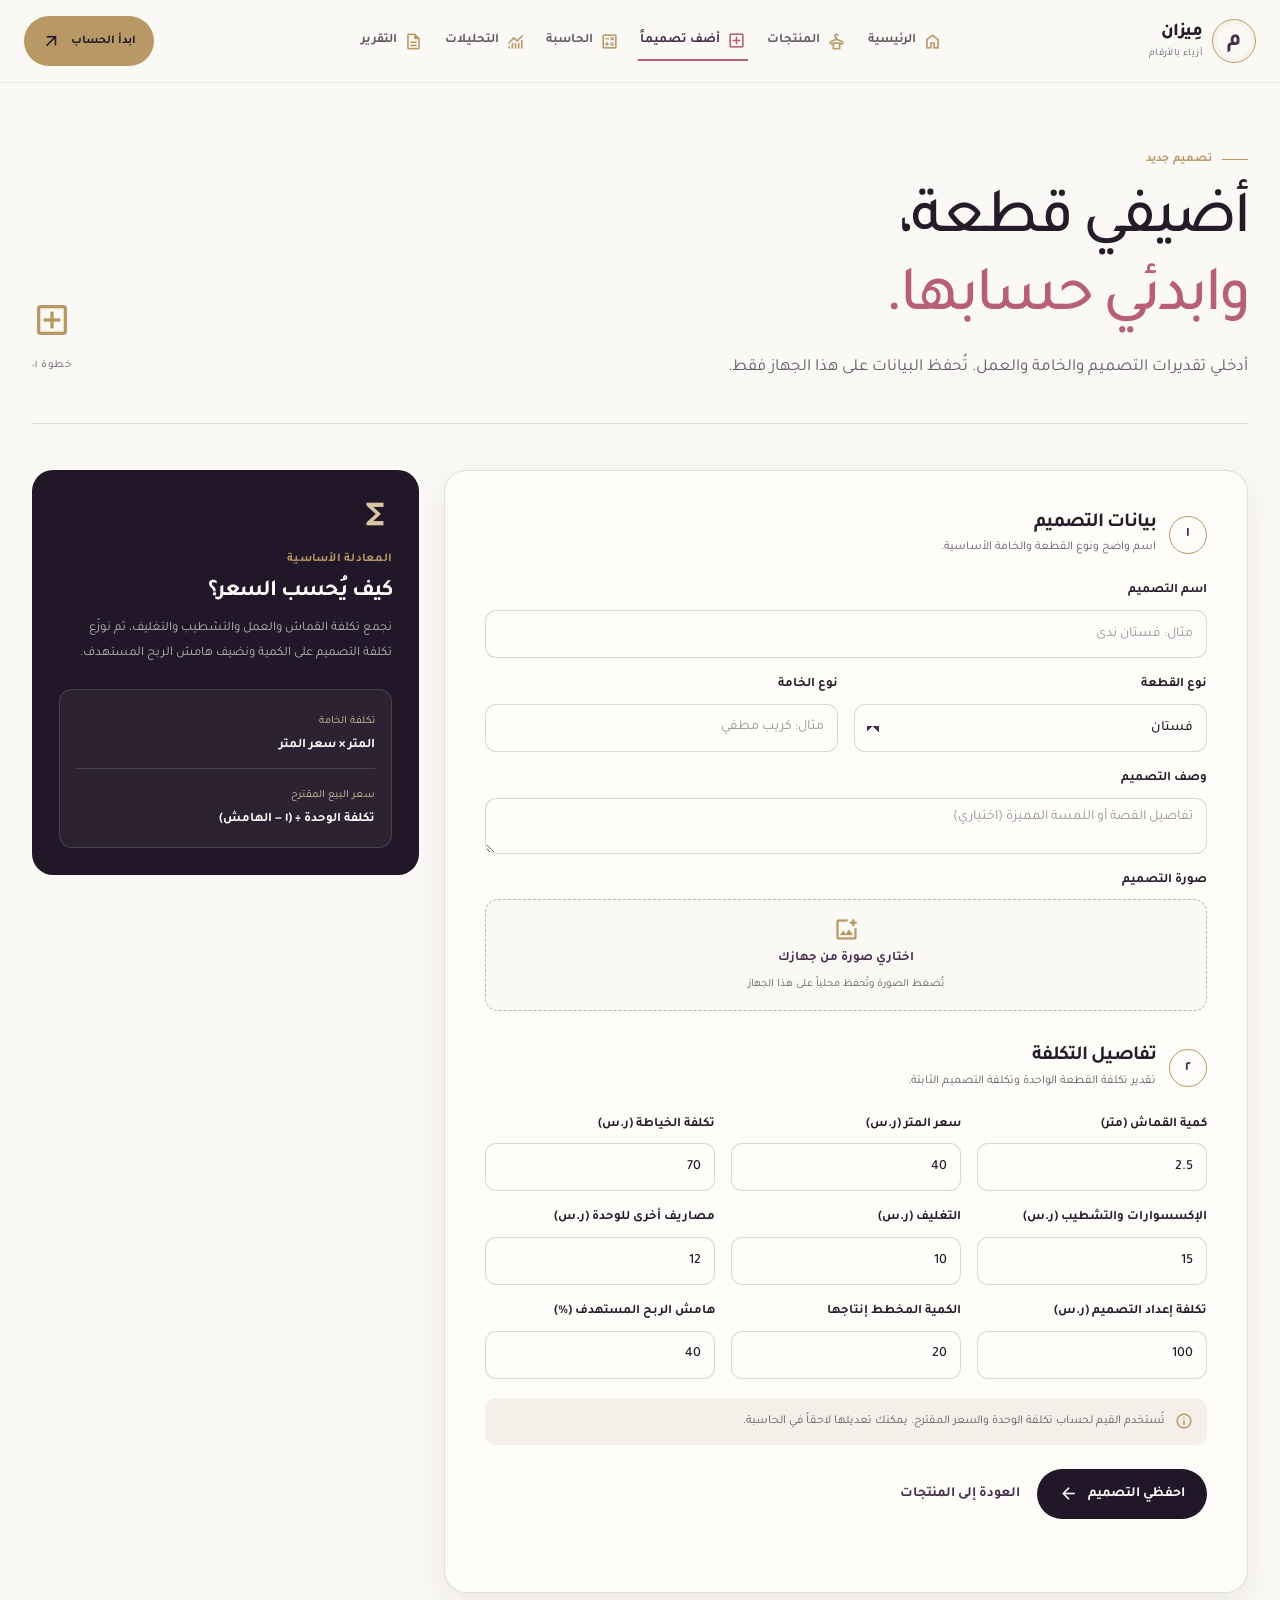
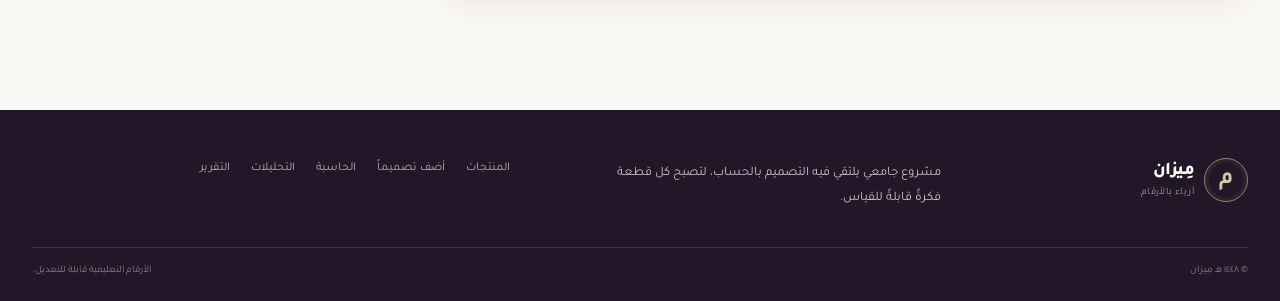
<file: add-product.html>
<!doctype html>
<html lang="ar" dir="rtl">
  <head>
    <meta charset="utf-8" />
    <meta name="viewport" content="width=device-width, initial-scale=1" />
    <meta name="theme-color" content="#211728" />
    <link rel="icon" type="Mathwear/png" href="favicon.png" />
    <meta
      name="description"
      content="أضيفي قطعة أزياء جديدة وأدخلي بيانات الخامة والعمل والتكلفة لحساب سعرها المتوقع."
    />
    <title>إضافة تصميم | ميزان</title>
    <link rel="preconnect" href="https://fonts.googleapis.com" />
    <link rel="preconnect" href="https://fonts.gstatic.com" crossorigin />
    <link
      href="https://fonts.googleapis.com/css2?family=Material+Symbols+Outlined:opsz,wght,FILL,GRAD@20..48,300..600,0..1,-50..200&family=Tajawal:wght@300;400;500;600;700;800&display=swap"
      rel="stylesheet"
    />
    <link rel="stylesheet" href="style.css" />
    <link rel="stylesheet" href="responsive.css" />
    <script src="storage.js" defer></script>
    <script src="script.js" defer></script>
  </head>
  <body data-page="add">
    <header class="site-header">
      <div class="nav-shell">
        <a class="brand" href="index.html" aria-label="ميزان، أزياء بالأرقام"
          ><span class="brand-mark">م</span
          ><span class="brand-copy"
            ><strong>مِيزان</strong><small>أزياء بالأرقام</small></span
          ></a
        >
        <button
          class="menu-toggle"
          type="button"
          aria-label="فتح القائمة"
          aria-expanded="false"
          aria-controls="main-nav"
        >
          <span class="material-symbols-outlined" aria-hidden="true">menu</span>
        </button>
        <nav class="main-nav" id="main-nav" aria-label="التنقل الرئيسي">
          <a href="index.html" data-nav="home"
            ><span class="material-symbols-outlined" aria-hidden="true"
              >home</span
            ><span>الرئيسية</span></a
          ><a href="products.html" data-nav="products"
            ><span class="material-symbols-outlined" aria-hidden="true"
              >styler</span
            ><span>المنتجات</span></a
          ><a href="add-product.html" data-nav="add"
            ><span class="material-symbols-outlined" aria-hidden="true"
              >add_box</span
            ><span>أضف تصميماً</span></a
          ><a href="calculator.html" data-nav="calculator"
            ><span class="material-symbols-outlined" aria-hidden="true"
              >calculate</span
            ><span>الحاسبة</span></a
          ><a href="analytics.html" data-nav="analytics"
            ><span class="material-symbols-outlined" aria-hidden="true"
              >monitoring</span
            ><span>التحليلات</span></a
          ><a href="report.html" data-nav="report"
            ><span class="material-symbols-outlined" aria-hidden="true"
              >description</span
            ><span>التقرير</span></a
          >
        </nav>
        <a class="button button-gold nav-cta" href="calculator.html"
          >ابدأ الحساب
          <span class="material-symbols-outlined" aria-hidden="true"
            >arrow_outward</span
          ></a
        >
      </div>
    </header>
    <main>
      <section class="page-banner page-width reveal">
        <div>
          <p class="eyebrow"><span class="eyebrow-line"></span> تصميم جديد</p>
          <h1>أضيفي قطعة،<br /><em>وابدئي حسابها.</em></h1>
          <p>
            أدخلي تقديرات التصميم والخامة والعمل. تُحفظ البيانات على هذا الجهاز
            فقط.
          </p>
        </div>
        <div class="banner-mark">
          <span class="material-symbols-outlined" aria-hidden="true"
            >add_box</span
          ><small>خطوة ٠١</small>
        </div>
      </section>
      <section class="section page-width form-section">
        <form class="form-card reveal" id="add-product-form" novalidate>
          <div class="form-section-heading">
            <span class="form-step">١</span>
            <div>
              <h2>بيانات التصميم</h2>
              <p>اسم واضح ونوع القطعة والخامة الأساسية.</p>
            </div>
          </div>
          <div class="form-grid">
            <label class="field field-wide"
              ><span>اسم التصميم</span
              ><input
                name="name"
                type="text"
                maxlength="60"
                placeholder="مثال: فستان ندى"
                required
            /></label>
            <label class="field"
              ><span>نوع القطعة</span
              ><select name="type" required>
                <option value="فستان">فستان</option>
                <option value="جاكيت">جاكيت</option>
                <option value="تيشيرت">تيشيرت</option>
              </select></label
            >
            <label class="field"
              ><span>نوع الخامة</span
              ><input
                name="fabric"
                type="text"
                maxlength="45"
                placeholder="مثال: كريب مطفي"
                required
            /></label>
            <label class="field field-wide">
              <span>وصف التصميم</span>
              <textarea
                name="description"
                rows="2"
                maxlength="180"
                placeholder="تفاصيل القصة أو اللمسة المميزة (اختياري)"
              ></textarea>
            </label>
            <label class="field field-wide image-upload-field">
              <span>صورة التصميم</span>
              <span class="image-upload-control">
                <span class="material-symbols-outlined" aria-hidden="true"
                  >add_photo_alternate</span
                >
                <span>اختاري صورة من جهازك</span>
                <small>تُضغط الصورة وتُحفظ محلياً على هذا الجهاز</small>
                <input
                  id="design-image"
                  name="designImage"
                  type="file"
                  accept="image/*"
                />
              </span>
              <img id="design-image-preview" class="design-image-preview" alt="معاينة صورة التصميم" hidden />
            </label>
          </div>
          <div class="form-section-heading form-section-heading-spaced">
            <span class="form-step">٢</span>
            <div>
              <h2>تفاصيل التكلفة</h2>
              <p>تقدير تكلفة القطعة الواحدة وتكلفة التصميم الثابتة.</p>
            </div>
          </div>
          <div class="form-grid form-grid-3">
            <label class="field"
              ><span>كمية القماش (متر)</span
              ><input
                name="meters"
                type="number"
                min="0"
                step="0.1"
                value="2.5"
                required
            /></label>
            <label class="field"
              ><span>سعر المتر (ر.س)</span
              ><input
                name="fabricPrice"
                type="number"
                min="0"
                step="0.5"
                value="40"
                required
            /></label>
            <label class="field"
              ><span>تكلفة الخياطة (ر.س)</span
              ><input
                name="labor"
                type="number"
                min="0"
                step="1"
                value="70"
                required
            /></label>
            <label class="field"
              ><span>الإكسسوارات والتشطيب (ر.س)</span
              ><input
                name="trims"
                type="number"
                min="0"
                step="1"
                value="15"
                required
            /></label>
            <label class="field"
              ><span>التغليف (ر.س)</span
              ><input
                name="packaging"
                type="number"
                min="0"
                step="1"
                value="10"
                required
            /></label>
            <label class="field"
              ><span>مصاريف أخرى للوحدة (ر.س)</span
              ><input
                name="overhead"
                type="number"
                min="0"
                step="1"
                value="12"
                required
            /></label>
            <label class="field"
              ><span>تكلفة إعداد التصميم (ر.س)</span
              ><input
                name="designCost"
                type="number"
                min="0"
                step="1"
                value="100"
                required
            /></label>
            <label class="field"
              ><span>الكمية المخطط إنتاجها</span
              ><input
                name="quantity"
                type="number"
                min="1"
                step="1"
                value="20"
                required
            /></label>
            <label class="field"
              ><span>هامش الربح المستهدف (%)</span
              ><input
                name="margin"
                type="number"
                min="1"
                max="85"
                step="1"
                value="40"
                required
            /></label>
          </div>
          <div class="form-note">
            <span class="material-symbols-outlined" aria-hidden="true"
              >info</span
            >
            <p>
              تُستخدم القيم لحساب تكلفة الوحدة والسعر المقترح. يمكنك تعديلها
              لاحقاً في الحاسبة.
            </p>
          </div>
          <div class="form-actions">
            <button class="button button-dark" type="submit">
              احفظي التصميم
              <span class="material-symbols-outlined" aria-hidden="true"
                >arrow_back</span
              ></button
            ><a class="text-link" href="products.html">العودة إلى المنتجات</a>
          </div>
          <p
            class="form-feedback"
            id="add-feedback"
            role="status"
            aria-live="polite"
          ></p>
        </form>
        <aside class="form-aside reveal">
          <span class="material-symbols-outlined" aria-hidden="true"
            >functions</span
          >
          <p class="eyebrow">المعادلة الأساسية</p>
          <h2>كيف يُحسب السعر؟</h2>
          <p>
            نجمع تكلفة القماش والعمل والتشطيب والتغليف، ثم نوزّع تكلفة التصميم
            على الكمية ونضيف هامش الربح المستهدف.
          </p>
          <div class="formula-card">
            <span>تكلفة الخامة</span><strong>المتر × سعر المتر</strong><i></i
            ><span>سعر البيع المقترح</span
            ><strong>تكلفة الوحدة ÷ (١ − الهامش)</strong>
          </div>
        </aside>
      </section>
    </main>
    <footer class="site-footer">
      <div class="page-width footer-main">
        <a class="brand brand-footer" href="index.html"
          ><span class="brand-mark">م</span
          ><span class="brand-copy"
            ><strong>مِيزان</strong><small>أزياء بالأرقام</small></span
          ></a
        >
        <p>
          مشروع جامعي يلتقي فيه التصميم بالحساب، لتصبح كل قطعة فكرةً قابلةً
          للقياس.
        </p>
        <nav aria-label="روابط سفلية">
          <a href="products.html">المنتجات</a
          ><a href="add-product.html">أضف تصميماً</a
          ><a href="calculator.html">الحاسبة</a
          ><a href="analytics.html">التحليلات</a
          ><a href="report.html">التقرير</a>
        </nav>
      </div>
      <div class="page-width footer-bottom">
        <span>© <span data-year></span> مِيزان</span
        ><span>الأرقام التعليمية قابلة للتعديل.</span>
      </div>
    </footer>
  </body>
</html>
</file>
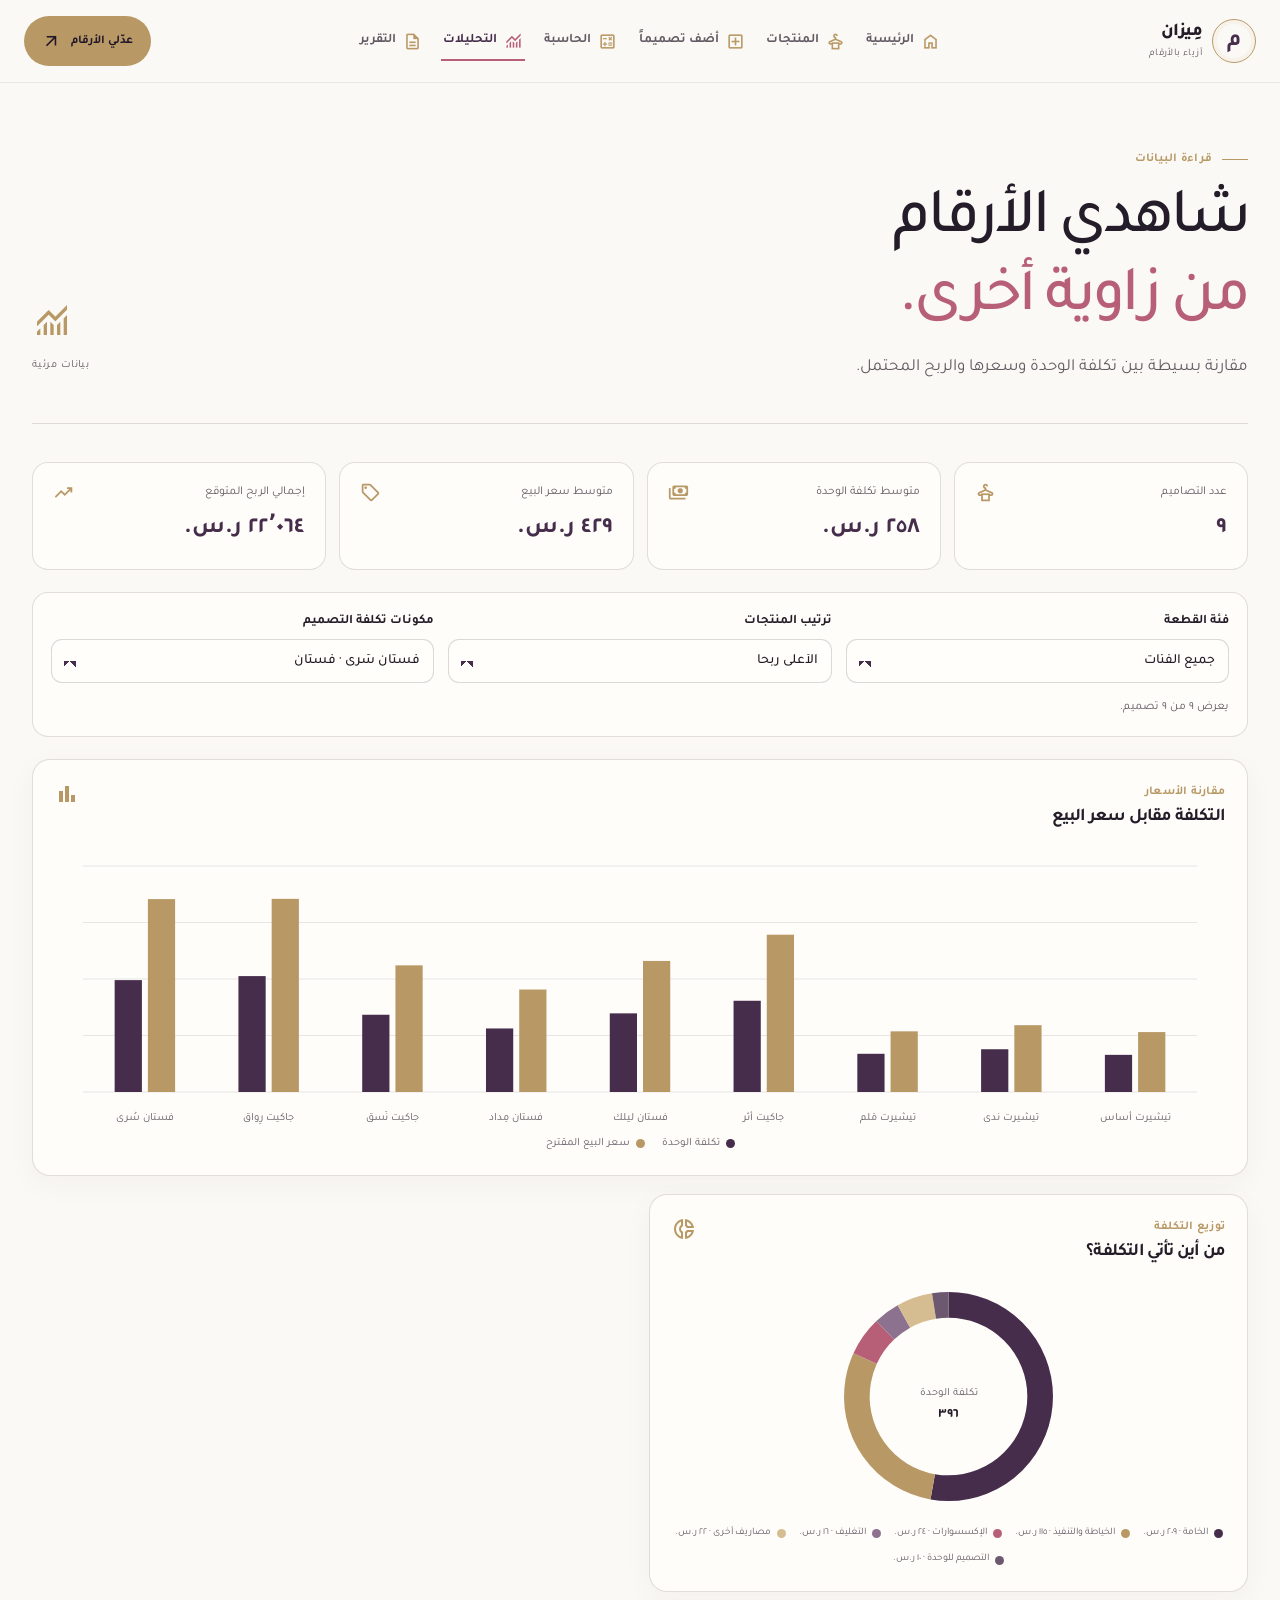
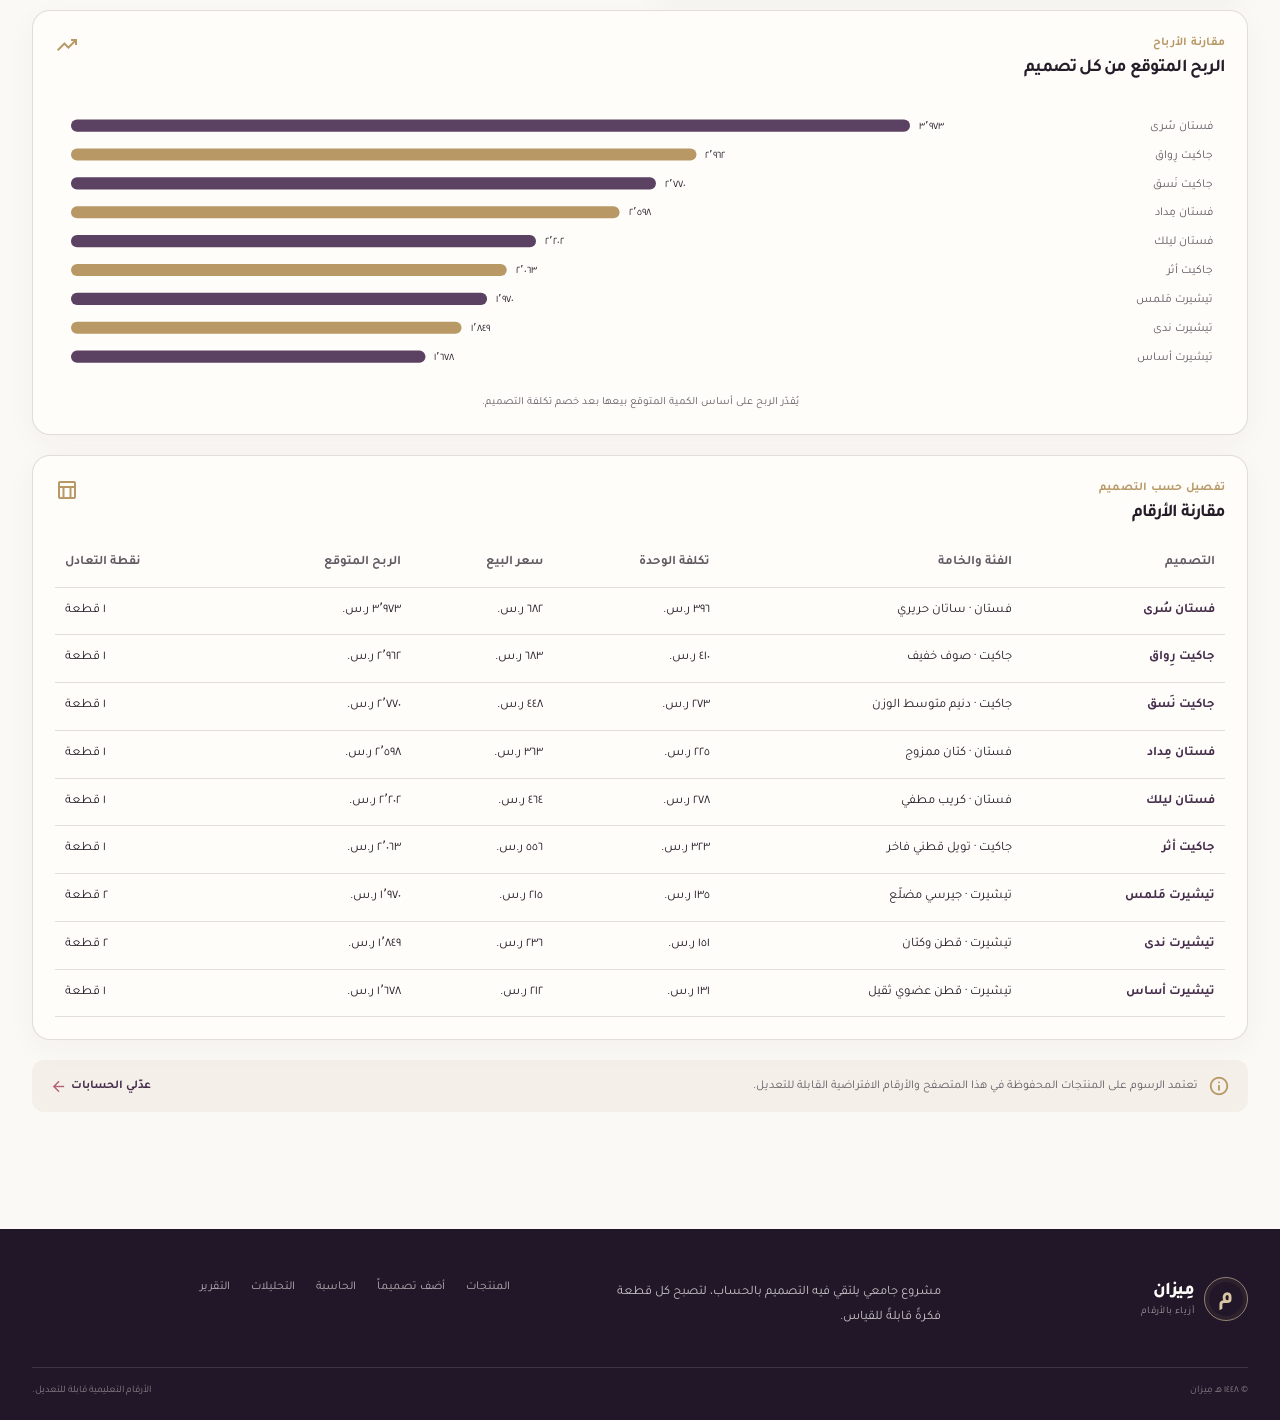
<file: analytics.html>
<!doctype html>
<html lang="ar" dir="rtl">
  <head>
    <meta charset="utf-8" />
    <meta name="viewport" content="width=device-width, initial-scale=1" />
    <meta name="theme-color" content="#211728" />
    <link rel="icon" type="Mathwear/png" href="favicon.png" />
    <meta
      name="description"
      content="تحليلات مرئية تقارن تكلفة المنتجات وأسعار البيع والأرباح المتوقعة."
    />
    <title>التحليلات | ميزان</title>
    <link rel="preconnect" href="https://fonts.googleapis.com" />
    <link rel="preconnect" href="https://fonts.gstatic.com" crossorigin />
    <link
      href="https://fonts.googleapis.com/css2?family=Material+Symbols+Outlined:opsz,wght,FILL,GRAD@20..48,300..600,0..1,-50..200&family=Tajawal:wght@300;400;500;600;700;800&display=swap"
      rel="stylesheet"
    />
    <link rel="stylesheet" href="style.css" />
    <link rel="stylesheet" href="responsive.css" />
    <script src="storage.js" defer></script>
    <script src="script.js" defer></script>
  </head>
  <body data-page="analytics">
    <header class="site-header">
      <div class="nav-shell">
        <a class="brand" href="index.html" aria-label="ميزان، أزياء بالأرقام"
          ><span class="brand-mark">م</span
          ><span class="brand-copy"
            ><strong>مِيزان</strong><small>أزياء بالأرقام</small></span
          ></a
        >
        <button
          class="menu-toggle"
          type="button"
          aria-label="فتح القائمة"
          aria-expanded="false"
          aria-controls="main-nav"
        >
          <span class="material-symbols-outlined" aria-hidden="true">menu</span>
        </button>
        <nav class="main-nav" id="main-nav" aria-label="التنقل الرئيسي">
          <a href="index.html" data-nav="home"
            ><span class="material-symbols-outlined" aria-hidden="true"
              >home</span
            ><span>الرئيسية</span></a
          ><a href="products.html" data-nav="products"
            ><span class="material-symbols-outlined" aria-hidden="true"
              >styler</span
            ><span>المنتجات</span></a
          ><a href="add-product.html" data-nav="add"
            ><span class="material-symbols-outlined" aria-hidden="true"
              >add_box</span
            ><span>أضف تصميماً</span></a
          ><a href="calculator.html" data-nav="calculator"
            ><span class="material-symbols-outlined" aria-hidden="true"
              >calculate</span
            ><span>الحاسبة</span></a
          ><a href="analytics.html" data-nav="analytics"
            ><span class="material-symbols-outlined" aria-hidden="true"
              >monitoring</span
            ><span>التحليلات</span></a
          ><a href="report.html" data-nav="report"
            ><span class="material-symbols-outlined" aria-hidden="true"
              >description</span
            ><span>التقرير</span></a
          >
        </nav>
        <a class="button button-gold nav-cta" href="calculator.html"
          >عدّلي الأرقام
          <span class="material-symbols-outlined" aria-hidden="true"
            >arrow_outward</span
          ></a
        >
      </div>
    </header>
    <main>
      <section class="page-banner page-width reveal">
        <div>
          <p class="eyebrow">
            <span class="eyebrow-line"></span> قراءة البيانات
          </p>
          <h1>شاهدي الأرقام<br /><em>من زاوية أخرى.</em></h1>
          <p>مقارنة بسيطة بين تكلفة الوحدة وسعرها والربح المحتمل.</p>
        </div>
        <div class="banner-mark">
          <span class="material-symbols-outlined" aria-hidden="true"
            >monitoring</span
          ><small>بيانات مرئية</small>
        </div>
      </section>
      <section class="section page-width analytics-section">
        <div class="analytics-summary" id="analytics-summary"></div>
        <div class="analytics-controls reveal" aria-label="مرشحات التحليلات">
          <label class="field">
            <span>فئة القطعة</span>
            <select id="analytics-type-filter">
              <option value="all">جميع الفئات</option>
              <option value="فستان">فساتين</option>
              <option value="جاكيت">جاكيتات</option>
              <option value="تيشيرت">تيشيرتات</option>
              <option value="custom">تصاميمي المضافة</option>
            </select>
          </label>
          <label class="field">
            <span>ترتيب المنتجات</span>
            <select id="analytics-sort">
              <option value="profit">الأعلى ربحاً</option>
              <option value="price">سعر البيع</option>
              <option value="cost">تكلفة الوحدة</option>
              <option value="name">الاسم</option>
            </select>
          </label>
          <label class="field">
            <span>مكونات تكلفة التصميم</span>
            <select id="analytics-mix-product"></select>
          </label>
          <p id="analytics-filter-count" role="status" aria-live="polite"></p>
        </div>
        <div class="chart-grid">
          <article class="chart-card chart-card-wide reveal">
            <div class="chart-heading">
              <div>
                <p class="eyebrow">مقارنة الأسعار</p>
                <h2>التكلفة مقابل سعر البيع</h2>
              </div>
              <span class="material-symbols-outlined" aria-hidden="true"
                >bar_chart</span
              >
            </div>
            <div class="chart-wrap">
              <canvas
                id="chart-price-cost"
                role="img"
                aria-label="رسم بياني يقارن تكلفة الوحدة بسعر البيع المقترح"
              ></canvas>
            </div>
            <div class="chart-legend">
              <span><i class="legend-cost"></i> تكلفة الوحدة</span
              ><span><i class="legend-price"></i> سعر البيع المقترح</span>
            </div>
          </article>
          <article class="chart-card reveal">
            <div class="chart-heading">
              <div>
                <p class="eyebrow">توزيع التكلفة</p>
                <h2>من أين تأتي التكلفة؟</h2>
              </div>
              <span class="material-symbols-outlined" aria-hidden="true"
                >donut_small</span
              >
            </div>
            <div class="chart-wrap chart-wrap-donut">
              <canvas
                id="chart-cost-mix"
                role="img"
                aria-label="رسم دائري يوضح مكونات تكلفة المنتج"
              ></canvas>
            </div>
            <div
              class="chart-legend chart-legend-wrap"
              id="cost-mix-legend"
            ></div>
          </article>
          <article class="chart-card chart-card-wide reveal">
            <div class="chart-heading">
              <div>
                <p class="eyebrow">مقارنة الأرباح</p>
                <h2>الربح المتوقع من كل تصميم</h2>
              </div>
              <span class="material-symbols-outlined" aria-hidden="true"
                >trending_up</span
              >
            </div>
            <div class="chart-wrap">
              <canvas
                id="chart-profit"
                role="img"
                aria-label="رسم بياني يقارن الأرباح المتوقعة للمنتجات"
              ></canvas>
            </div>
            <p class="chart-note">
              يُقدّر الربح على أساس الكمية المتوقع بيعها بعد خصم تكلفة التصميم.
            </p>
          </article>
        </div>
        <section
          class="analytics-table-card reveal"
          aria-labelledby="analytics-table-title"
        >
          <div class="chart-heading">
            <div>
              <p class="eyebrow">تفصيل حسب التصميم</p>
              <h2 id="analytics-table-title">مقارنة الأرقام</h2>
            </div>
            <span class="material-symbols-outlined" aria-hidden="true"
              >table_chart</span
            >
          </div>
          <div class="table-scroll">
            <table class="report-table analytics-table">
              <thead>
                <tr>
                  <th>التصميم</th>
                  <th>الفئة والخامة</th>
                  <th>تكلفة الوحدة</th>
                  <th>سعر البيع</th>
                  <th>الربح المتوقع</th>
                  <th>نقطة التعادل</th>
                </tr>
              </thead>
              <tbody id="analytics-table-body"></tbody>
            </table>
          </div>
          <p class="analytics-empty" id="analytics-empty" hidden>
            لا توجد تصميمات تطابق المرشح الحالي.
          </p>
        </section>
        <div class="analysis-footnote">
          <span class="material-symbols-outlined" aria-hidden="true">info</span>
          <p>
            تعتمد الرسوم على المنتجات المحفوظة في هذا المتصفح والأرقام
            الافتراضية القابلة للتعديل.
          </p>
          <a href="calculator.html"
            >عدّلي الحسابات
            <span class="material-symbols-outlined" aria-hidden="true"
              >arrow_back</span
            ></a
          >
        </div>
      </section>
    </main>
    <footer class="site-footer">
      <div class="page-width footer-main">
        <a class="brand brand-footer" href="index.html"
          ><span class="brand-mark">م</span
          ><span class="brand-copy"
            ><strong>مِيزان</strong><small>أزياء بالأرقام</small></span
          ></a
        >
        <p>
          مشروع جامعي يلتقي فيه التصميم بالحساب، لتصبح كل قطعة فكرةً قابلةً
          للقياس.
        </p>
        <nav aria-label="روابط سفلية">
          <a href="products.html">المنتجات</a
          ><a href="add-product.html">أضف تصميماً</a
          ><a href="calculator.html">الحاسبة</a
          ><a href="analytics.html">التحليلات</a
          ><a href="report.html">التقرير</a>
        </nav>
      </div>
      <div class="page-width footer-bottom">
        <span>© <span data-year></span> مِيزان</span
        ><span>الأرقام التعليمية قابلة للتعديل.</span>
      </div>
    </footer>
  </body>
</html>
</file>
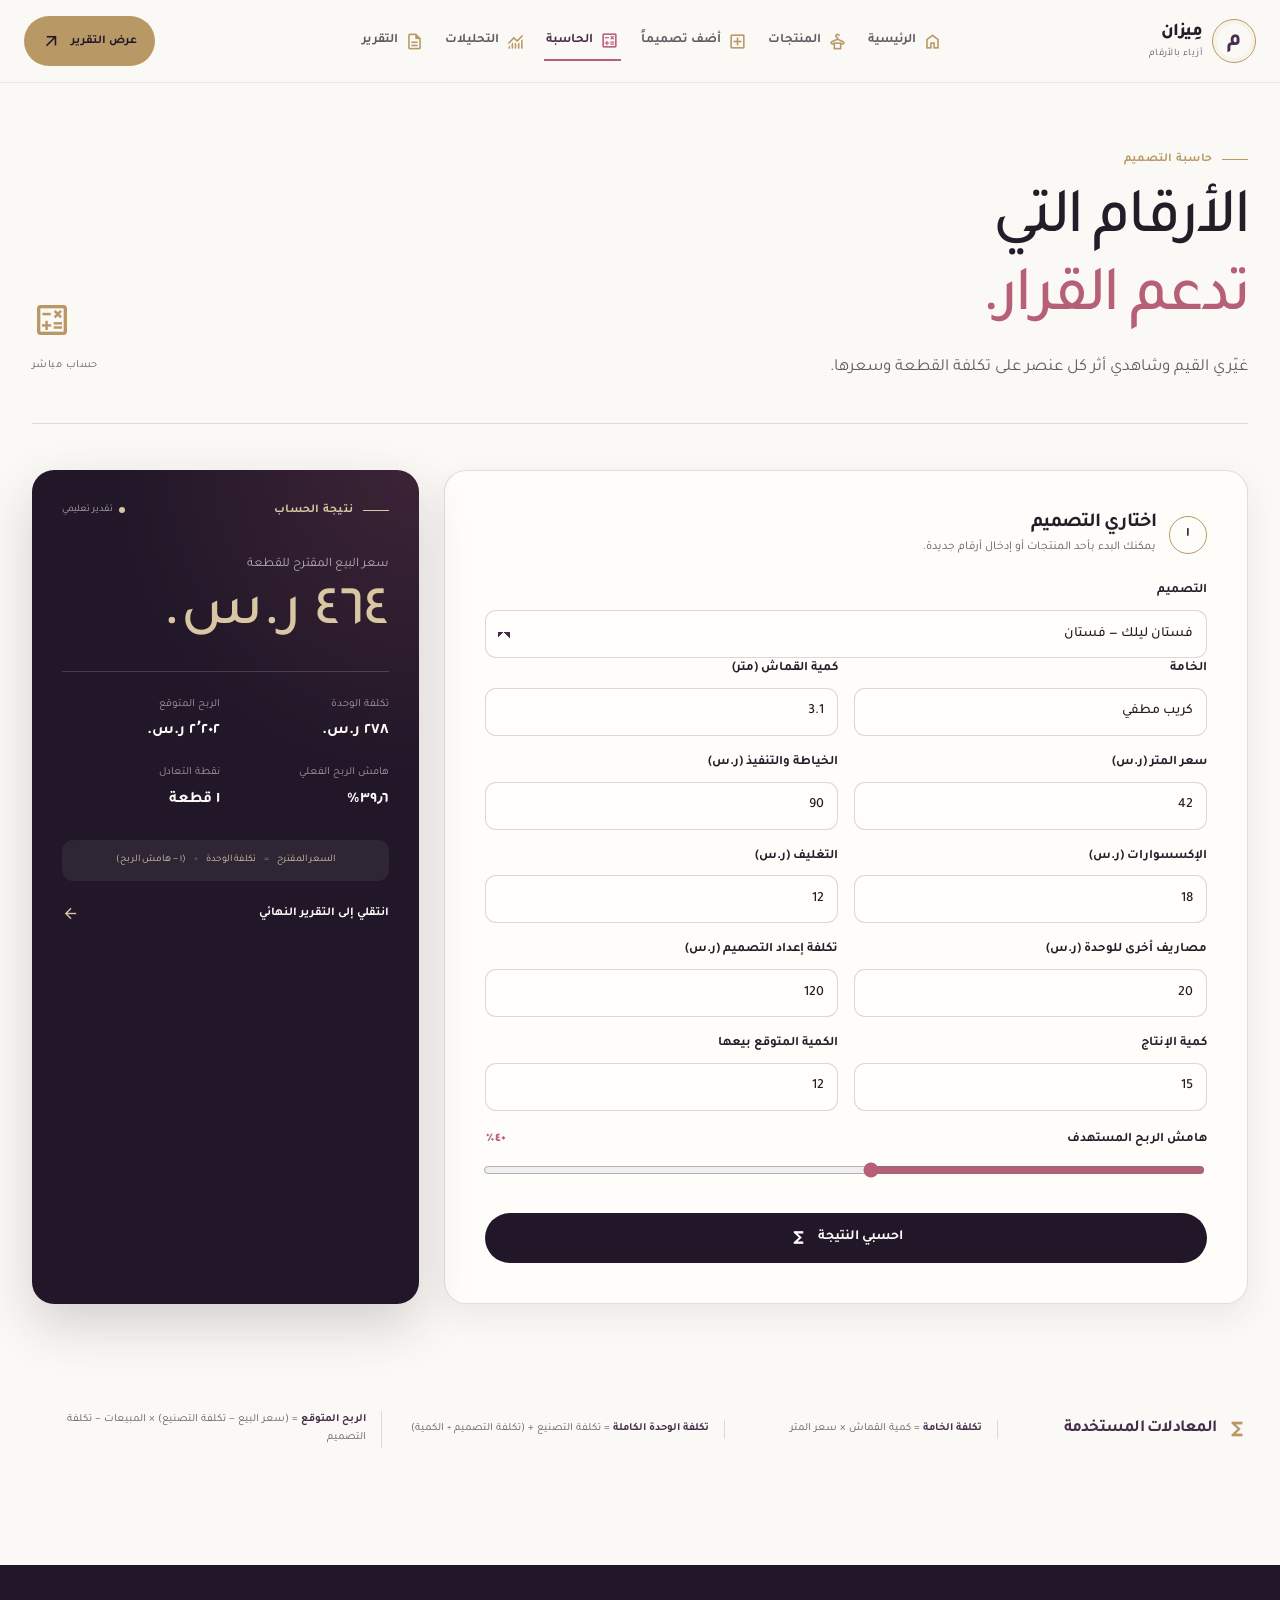
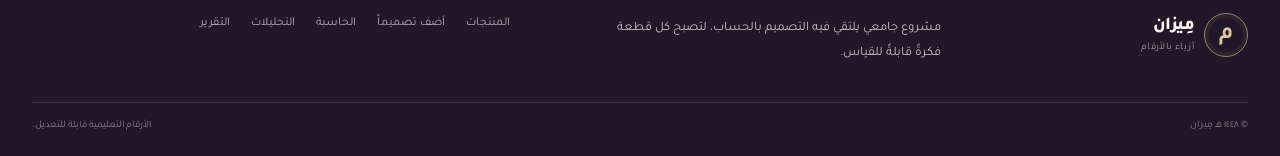
<file: calculator.html>
<!doctype html>
<html lang="ar" dir="rtl">
  <head>
    <meta charset="utf-8" />
    <meta name="viewport" content="width=device-width, initial-scale=1" />
    <meta name="theme-color" content="#211728" />
    <link rel="icon" type="Mathwear/png" href="favicon.png" />
    <meta
      name="description"
      content="حاسبة تكلفة أزياء تفاعلية لحساب الخامة والعمل والتصميم والسعر والربح المتوقع."
    />
    <title>الحاسبة | ميزان</title>
    <link rel="preconnect" href="https://fonts.googleapis.com" />
    <link rel="preconnect" href="https://fonts.gstatic.com" crossorigin />
    <link
      href="https://fonts.googleapis.com/css2?family=Material+Symbols+Outlined:opsz,wght,FILL,GRAD@20..48,300..600,0..1,-50..200&family=Tajawal:wght@300;400;500;600;700;800&display=swap"
      rel="stylesheet"
    />
    <link rel="stylesheet" href="style.css" />
    <link rel="stylesheet" href="responsive.css" />
    <script src="storage.js" defer></script>
    <script src="script.js" defer></script>
  </head>
  <body data-page="calculator">
    <header class="site-header">
      <div class="nav-shell">
        <a class="brand" href="index.html" aria-label="ميزان، أزياء بالأرقام"
          ><span class="brand-mark">م</span
          ><span class="brand-copy"
            ><strong>مِيزان</strong><small>أزياء بالأرقام</small></span
          ></a
        >
        <button
          class="menu-toggle"
          type="button"
          aria-label="فتح القائمة"
          aria-expanded="false"
          aria-controls="main-nav"
        >
          <span class="material-symbols-outlined" aria-hidden="true">menu</span>
        </button>
        <nav class="main-nav" id="main-nav" aria-label="التنقل الرئيسي">
          <a href="index.html" data-nav="home"
            ><span class="material-symbols-outlined" aria-hidden="true"
              >home</span
            ><span>الرئيسية</span></a
          ><a href="products.html" data-nav="products"
            ><span class="material-symbols-outlined" aria-hidden="true"
              >styler</span
            ><span>المنتجات</span></a
          ><a href="add-product.html" data-nav="add"
            ><span class="material-symbols-outlined" aria-hidden="true"
              >add_box</span
            ><span>أضف تصميماً</span></a
          ><a href="calculator.html" data-nav="calculator"
            ><span class="material-symbols-outlined" aria-hidden="true"
              >calculate</span
            ><span>الحاسبة</span></a
          ><a href="analytics.html" data-nav="analytics"
            ><span class="material-symbols-outlined" aria-hidden="true"
              >monitoring</span
            ><span>التحليلات</span></a
          ><a href="report.html" data-nav="report"
            ><span class="material-symbols-outlined" aria-hidden="true"
              >description</span
            ><span>التقرير</span></a
          >
        </nav>
        <a class="button button-gold nav-cta" href="report.html"
          >عرض التقرير
          <span class="material-symbols-outlined" aria-hidden="true"
            >arrow_outward</span
          ></a
        >
      </div>
    </header>
    <main>
      <section class="page-banner page-width reveal">
        <div>
          <p class="eyebrow">
            <span class="eyebrow-line"></span> حاسبة التصميم
          </p>
          <h1>الأرقام التي<br /><em>تدعم القرار.</em></h1>
          <p>غيّري القيم وشاهدي أثر كل عنصر على تكلفة القطعة وسعرها.</p>
        </div>
        <div class="banner-mark">
          <span class="material-symbols-outlined" aria-hidden="true"
            >calculate</span
          ><small>حساب مباشر</small>
        </div>
      </section>
      <section class="section page-width calculator-layout">
        <form class="calculator-form reveal" id="calculator-form">
          <div class="form-section-heading">
            <span class="form-step">١</span>
            <div>
              <h2>اختاري التصميم</h2>
              <p>يمكنك البدء بأحد المنتجات أو إدخال أرقام جديدة.</p>
            </div>
          </div>
          <label class="field"
            ><span>التصميم</span
            ><select id="calc-product-select" name="productId"></select
          ></label>
          <div class="form-grid form-grid-2">
            <label class="field"
              ><span>الخامة</span
              ><input id="calc-fabric" name="fabric" type="text"
            /></label>
            <label class="field"
              ><span>كمية القماش (متر)</span
              ><input
                id="calc-meters"
                name="meters"
                type="number"
                min="0"
                step="0.1"
            /></label>
            <label class="field"
              ><span>سعر المتر (ر.س)</span
              ><input
                id="calc-fabric-price"
                name="fabricPrice"
                type="number"
                min="0"
                step="0.5"
            /></label>
            <label class="field"
              ><span>الخياطة والتنفيذ (ر.س)</span
              ><input
                id="calc-labor"
                name="labor"
                type="number"
                min="0"
                step="1"
            /></label>
            <label class="field"
              ><span>الإكسسوارات (ر.س)</span
              ><input
                id="calc-trims"
                name="trims"
                type="number"
                min="0"
                step="1"
            /></label>
            <label class="field"
              ><span>التغليف (ر.س)</span
              ><input
                id="calc-packaging"
                name="packaging"
                type="number"
                min="0"
                step="1"
            /></label>
            <label class="field"
              ><span>مصاريف أخرى للوحدة (ر.س)</span
              ><input
                id="calc-overhead"
                name="overhead"
                type="number"
                min="0"
                step="1"
            /></label>
            <label class="field"
              ><span>تكلفة إعداد التصميم (ر.س)</span
              ><input
                id="calc-design-cost"
                name="designCost"
                type="number"
                min="0"
                step="1"
            /></label>
            <label class="field"
              ><span>كمية الإنتاج</span
              ><input
                id="calc-quantity"
                name="quantity"
                type="number"
                min="1"
                step="1"
            /></label>
            <label class="field"
              ><span>الكمية المتوقع بيعها</span
              ><input
                id="calc-sales"
                name="sales"
                type="number"
                min="1"
                step="1"
            /></label>
          </div>
          <div class="range-field">
            <label for="calc-margin"
              ><span>هامش الربح المستهدف</span
              ><strong><output id="margin-output">٤٠٪</output></strong></label
            ><input
              id="calc-margin"
              name="margin"
              type="range"
              min="10"
              max="75"
              step="1"
              value="40"
            />
          </div>
          <button class="button button-dark button-wide" type="submit">
            احسبي النتيجة
            <span class="material-symbols-outlined" aria-hidden="true"
              >functions</span
            >
          </button>
        </form>
        <aside class="result-panel reveal" aria-live="polite">
          <div class="result-panel-top">
            <p class="eyebrow eyebrow-light">
              <span class="eyebrow-line"></span> نتيجة الحساب
            </p>
            <span class="result-status"
              ><span class="status-dot"></span> تقدير تعليمي</span
            >
          </div>
          <div class="result-price">
            <span>سعر البيع المقترح للقطعة</span
            ><strong id="result-price">—</strong>
          </div>
          <div class="result-metrics">
            <div>
              <span>تكلفة الوحدة</span><strong id="result-unit-cost">—</strong>
            </div>
            <div>
              <span>الربح المتوقع</span><strong id="result-profit">—</strong>
            </div>
            <div>
              <span>هامش الربح الفعلي</span
              ><strong id="result-margin">—</strong>
            </div>
            <div>
              <span>نقطة التعادل</span><strong id="result-breakeven">—</strong>
            </div>
          </div>
          <div class="result-equation">
            <span>السعر المقترح</span><b>=</b><span>تكلفة الوحدة</span><b>÷</b
            ><span>(١ − هامش الربح)</span>
          </div>
          <a class="result-report-link" href="report.html"
            >انتقلي إلى التقرير النهائي
            <span class="material-symbols-outlined" aria-hidden="true"
              >arrow_back</span
            ></a
          >
        </aside>
      </section>
      <section class="page-width section formula-row reveal">
        <div>
          <span class="material-symbols-outlined" aria-hidden="true"
            >functions</span
          >
          <h2>المعادلات المستخدمة</h2>
        </div>
        <p><strong>تكلفة الخامة</strong> = كمية القماش × سعر المتر</p>
        <p>
          <strong>تكلفة الوحدة الكاملة</strong> = تكلفة التصنيع + (تكلفة التصميم
          ÷ الكمية)
        </p>
        <p>
          <strong>الربح المتوقع</strong> = (سعر البيع − تكلفة التصنيع) ×
          المبيعات − تكلفة التصميم
        </p>
      </section>
    </main>
    <footer class="site-footer">
      <div class="page-width footer-main">
        <a class="brand brand-footer" href="index.html"
          ><span class="brand-mark">م</span
          ><span class="brand-copy"
            ><strong>مِيزان</strong><small>أزياء بالأرقام</small></span
          ></a
        >
        <p>
          مشروع جامعي يلتقي فيه التصميم بالحساب، لتصبح كل قطعة فكرةً قابلةً
          للقياس.
        </p>
        <nav aria-label="روابط سفلية">
          <a href="products.html">المنتجات</a
          ><a href="add-product.html">أضف تصميماً</a
          ><a href="calculator.html">الحاسبة</a
          ><a href="analytics.html">التحليلات</a
          ><a href="report.html">التقرير</a>
        </nav>
      </div>
      <div class="page-width footer-bottom">
        <span>© <span data-year></span> مِيزان</span
        ><span>الأرقام التعليمية قابلة للتعديل.</span>
      </div>
    </footer>
  </body>
</html>
</file>
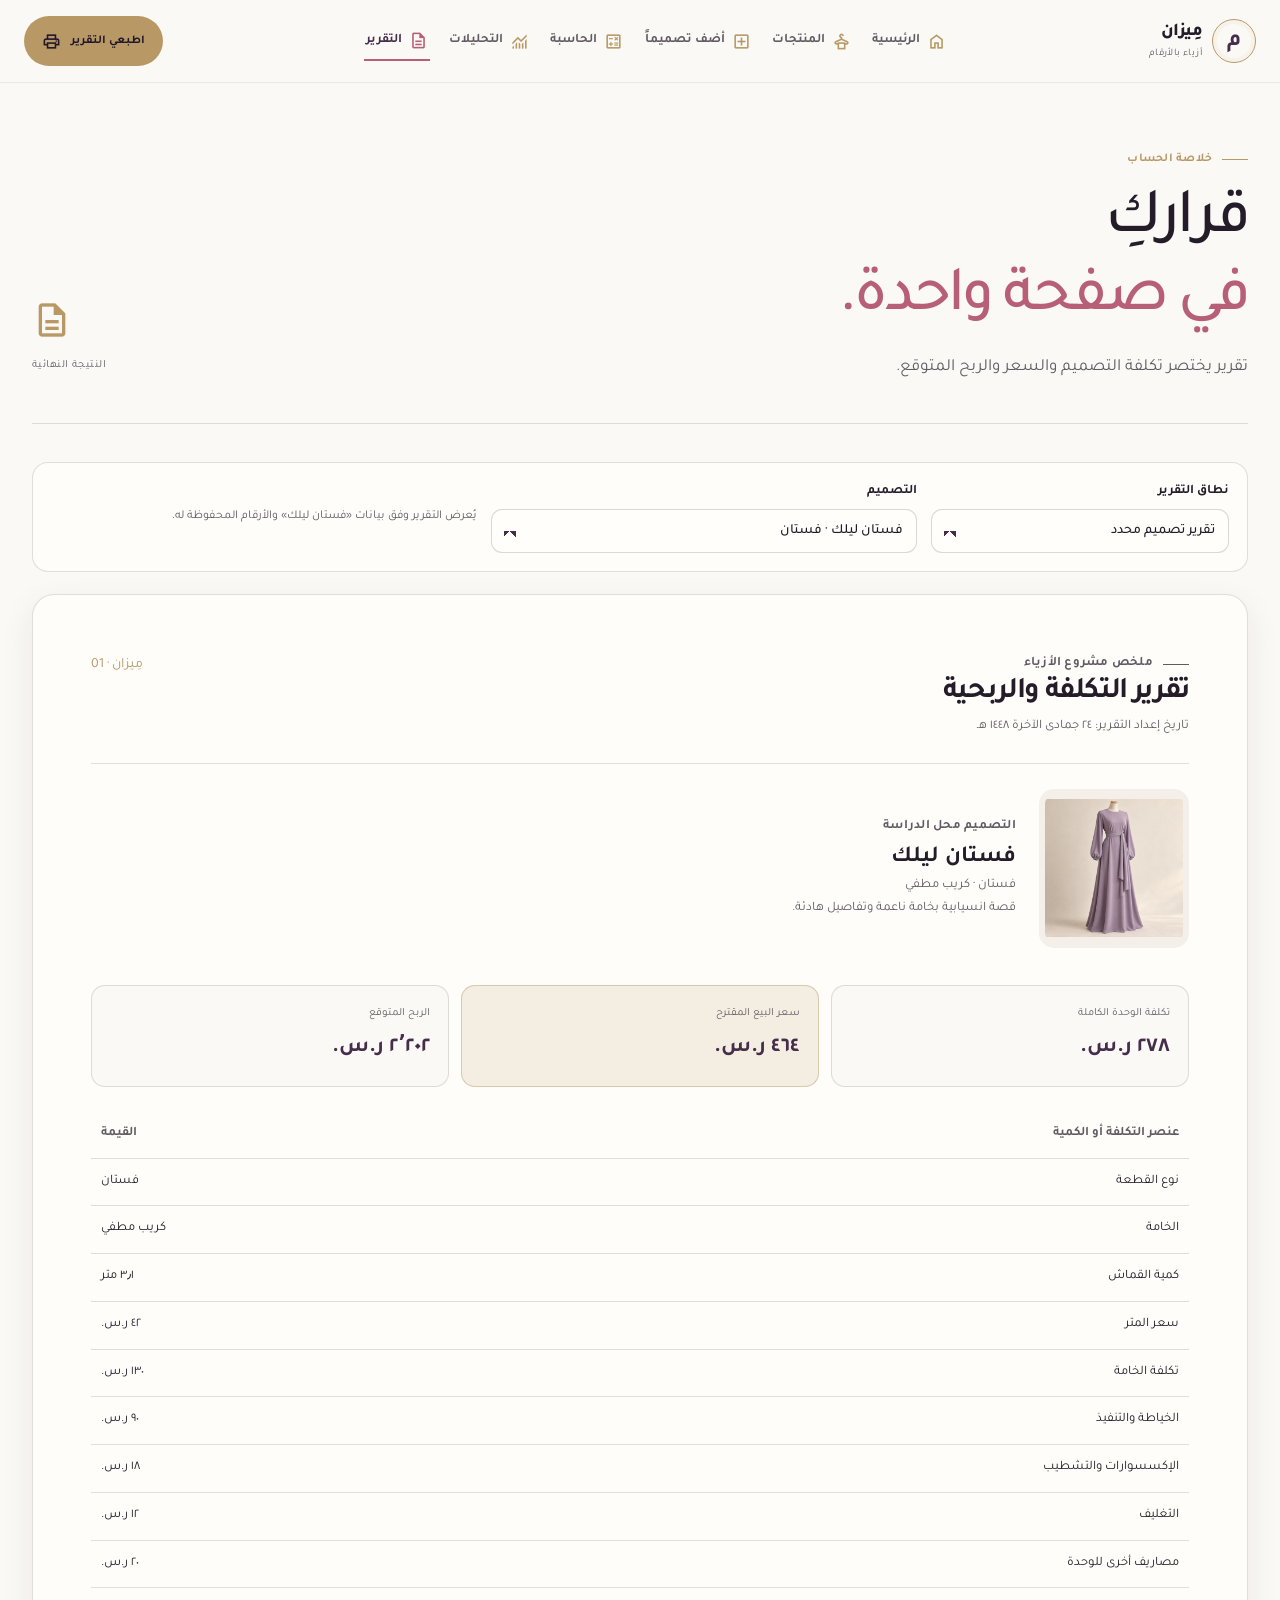
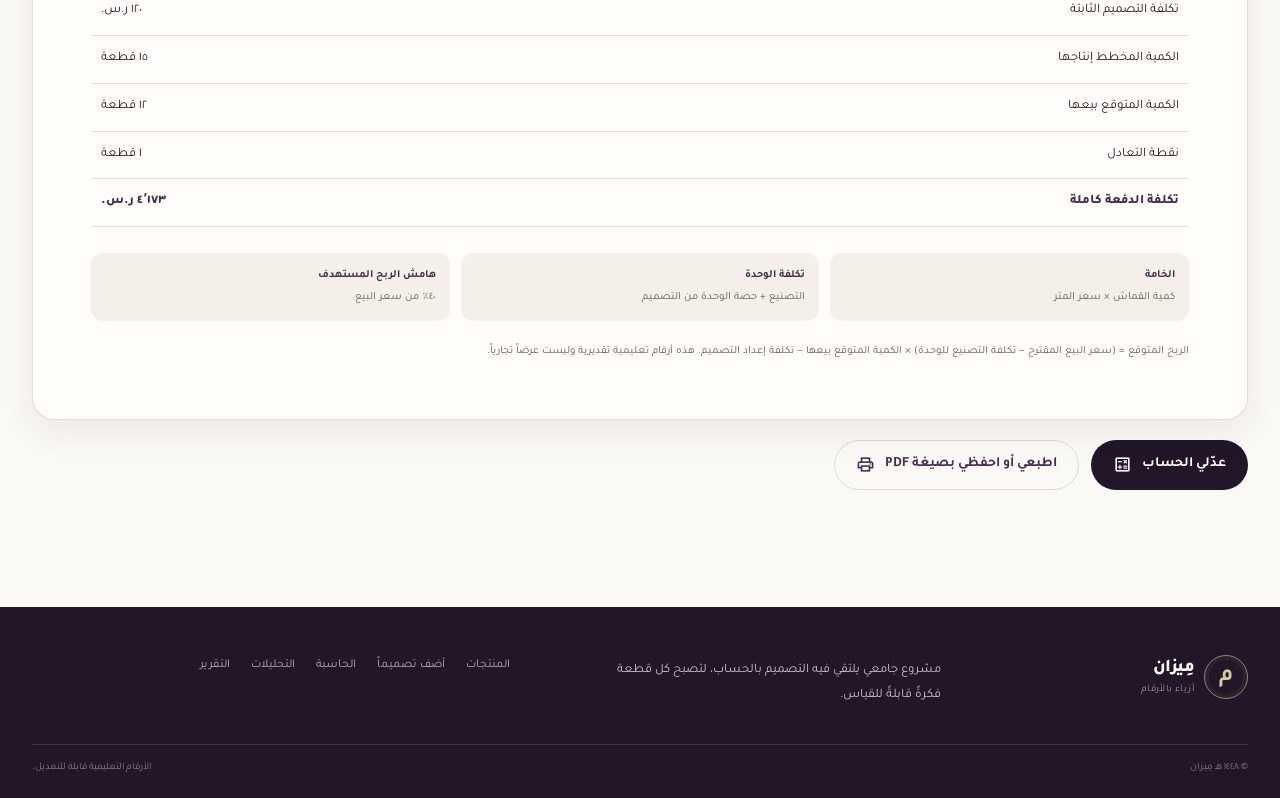
<file: report.html>
<!doctype html>
<html lang="ar" dir="rtl">
  <head>
    <meta charset="utf-8" />
    <meta name="viewport" content="width=device-width, initial-scale=1" />
    <meta name="theme-color" content="#211728" />
    <link rel="icon" type="Mathwear/png" href="favicon.png" />
    <meta
      name="description"
      content="تقرير نهائي يوضح تكلفة التصميم وسعر البيع والربح المتوقع للقطعة."
    />
    <title>التقرير النهائي | ميزان</title>
    <link rel="preconnect" href="https://fonts.googleapis.com" />
    <link rel="preconnect" href="https://fonts.gstatic.com" crossorigin />
    <link
      href="https://fonts.googleapis.com/css2?family=Material+Symbols+Outlined:opsz,wght,FILL,GRAD@20..48,300..600,0..1,-50..200&family=Tajawal:wght@300;400;500;600;700;800&display=swap"
      rel="stylesheet"
    />
    <link rel="stylesheet" href="style.css" />
    <link rel="stylesheet" href="responsive.css" />
    <script src="storage.js" defer></script>
    <script src="script.js" defer></script>
  </head>
  <body data-page="report">
    <header class="site-header">
      <div class="nav-shell">
        <a class="brand" href="index.html" aria-label="ميزان، أزياء بالأرقام"
          ><span class="brand-mark">م</span
          ><span class="brand-copy"
            ><strong>مِيزان</strong><small>أزياء بالأرقام</small></span
          ></a
        >
        <button
          class="menu-toggle"
          type="button"
          aria-label="فتح القائمة"
          aria-expanded="false"
          aria-controls="main-nav"
        >
          <span class="material-symbols-outlined" aria-hidden="true">menu</span>
        </button>
        <nav class="main-nav" id="main-nav" aria-label="التنقل الرئيسي">
          <a href="index.html" data-nav="home"
            ><span class="material-symbols-outlined" aria-hidden="true"
              >home</span
            ><span>الرئيسية</span></a
          ><a href="products.html" data-nav="products"
            ><span class="material-symbols-outlined" aria-hidden="true"
              >styler</span
            ><span>المنتجات</span></a
          ><a href="add-product.html" data-nav="add"
            ><span class="material-symbols-outlined" aria-hidden="true"
              >add_box</span
            ><span>أضف تصميماً</span></a
          ><a href="calculator.html" data-nav="calculator"
            ><span class="material-symbols-outlined" aria-hidden="true"
              >calculate</span
            ><span>الحاسبة</span></a
          ><a href="analytics.html" data-nav="analytics"
            ><span class="material-symbols-outlined" aria-hidden="true"
              >monitoring</span
            ><span>التحليلات</span></a
          ><a href="report.html" data-nav="report"
            ><span class="material-symbols-outlined" aria-hidden="true"
              >description</span
            ><span>التقرير</span></a
          >
        </nav>
        <button
          class="button button-gold nav-cta no-print"
          type="button"
          data-print-report
        >
          اطبعي التقرير
          <span class="material-symbols-outlined" aria-hidden="true"
            >print</span
          >
        </button>
      </div>
    </header>
    <main>
      <section class="page-banner page-width reveal no-print">
        <div>
          <p class="eyebrow"><span class="eyebrow-line"></span> خلاصة الحساب</p>
          <h1>قراركِ<br /><em>في صفحة واحدة.</em></h1>
          <p>تقرير يختصر تكلفة التصميم والسعر والربح المتوقع.</p>
        </div>
        <div class="banner-mark">
          <span class="material-symbols-outlined" aria-hidden="true"
            >description</span
          ><small>النتيجة النهائية</small>
        </div>
      </section>
      <section class="section page-width report-section">
        <div class="report-controls no-print">
          <label class="field">
            <span>نطاق التقرير</span>
            <select id="report-scope">
              <option value="single">تقرير تصميم محدد</option>
              <option value="all">تقرير شامل للتصاميم</option>
            </select>
          </label>
          <label class="field" id="report-product-field">
            <span>التصميم</span>
            <select id="report-product-select"></select>
          </label>
          <p id="report-selection-note" role="status" aria-live="polite"></p>
        </div>
        <article
          class="report-sheet reveal"
          id="report-content"
          aria-live="polite"
        ></article>
        <div class="report-actions no-print">
          <a class="button button-dark" href="calculator.html"
            >عدّلي الحساب
            <span class="material-symbols-outlined" aria-hidden="true"
              >calculate</span
            ></a
          ><button
            class="button button-outline"
            type="button"
            data-print-report
          >
            اطبعي أو احفظي بصيغة PDF
            <span class="material-symbols-outlined" aria-hidden="true"
              >print</span
            >
          </button>
        </div>
      </section>
    </main>
    <footer class="site-footer no-print">
      <div class="page-width footer-main">
        <a class="brand brand-footer" href="index.html"
          ><span class="brand-mark">م</span
          ><span class="brand-copy"
            ><strong>مِيزان</strong><small>أزياء بالأرقام</small></span
          ></a
        >
        <p>
          مشروع جامعي يلتقي فيه التصميم بالحساب، لتصبح كل قطعة فكرةً قابلةً
          للقياس.
        </p>
        <nav aria-label="روابط سفلية">
          <a href="products.html">المنتجات</a
          ><a href="add-product.html">أضف تصميماً</a
          ><a href="calculator.html">الحاسبة</a
          ><a href="analytics.html">التحليلات</a
          ><a href="report.html">التقرير</a>
        </nav>
      </div>
      <div class="page-width footer-bottom">
        <span>© <span data-year></span> مِيزان</span
        ><span>الأرقام التعليمية قابلة للتعديل.</span>
      </div>
    </footer>
  </body>
</html>
</file>
<file: style.css>
:root {
  color-scheme: light;
  --ink: #241d29;
  --ink-soft: #625b64;
  --plum: #452d4b;
  --plum-dark: #211728;
  --plum-mid: #5c4262;
  --gold: #b89966;
  --gold-light: #d9c6a2;
  --rose: #b85f78;
  --rose-soft: #f2e4e7;
  --paper: #f4f0e9;
  --paper-soft: #fbf9f5;
  --white: #fffdfa;
  --line: rgba(36, 29, 41, 0.14);
  --shadow: 0 24px 70px rgba(39, 22, 45, 0.12);
  --shadow-soft: 0 12px 34px rgba(39, 22, 45, 0.08);
  --radius: 22px;
  --radius-sm: 14px;
  --page-width: 1240px;
  --font: "Tajawal", "Arial", sans-serif;
  --ease: cubic-bezier(0.2, 0.7, 0.2, 1);
}

@font-face {
  font-family: "Material Symbols Outlined";
  font-style: normal;
  font-weight: 400;
  font-display: block;
  src: url("material-symbols.woff2") format("woff2");
}

.material-symbols-outlined {
  font-family: "Material Symbols Outlined";
  font-weight: 400;
  font-style: normal;
  letter-spacing: normal;
  text-transform: none;
  white-space: nowrap;
  word-wrap: normal;
  direction: ltr;
  font-feature-settings: "liga";
  font-variation-settings: "FILL" 0, "GRAD" 0, "opsz" 24, "wght" 400;
  -webkit-font-smoothing: antialiased;
}

* {
  box-sizing: border-box;
}
html {
  scroll-behavior: smooth;
}
body {
  margin: 0;
  background: var(--paper-soft);
  color: var(--ink);
  font-family: var(--font);
  font-size: 16px;
  line-height: 1.75;
  text-rendering: optimizeLegibility;
}
body,
button,
input,
select,
textarea {
  font-family: var(--font);
}
button,
input,
select,
textarea {
  font-size: inherit;
}
a {
  color: inherit;
  text-decoration: none;
}
button {
  color: inherit;
}
img {
  display: block;
  max-width: 100%;
}
::selection {
  color: var(--white);
  background: var(--plum);
}
.material-symbols-outlined {
  display: inline-grid;
  place-items: center;
  font-family: "Material Symbols Outlined";
  font-weight: normal;
  font-style: normal;
  font-size: 22px;
  line-height: 1;
  letter-spacing: normal;
  text-transform: none;
  white-space: nowrap;
  word-wrap: normal;
  direction: ltr;
  font-feature-settings: "liga";
  -webkit-font-feature-settings: "liga";
  -webkit-font-smoothing: antialiased;
  font-variation-settings:
    "FILL" 0,
    "wght" 400,
    "GRAD" 0,
    "opsz" 24;
}
.page-width {
  width: min(var(--page-width), calc(100% - 64px));
  margin-inline: auto;
}
.section {
  padding-block: 92px;
}

.site-header {
  position: sticky;
  inset-block-start: 0;
  z-index: 50;
  border-bottom: 1px solid rgba(36, 29, 41, 0.08);
  background: rgba(251, 249, 245, 0.94);
  -webkit-backdrop-filter: blur(16px);
  backdrop-filter: blur(16px);
}
.nav-shell {
  display: flex;
  align-items: center;
  gap: 24px;
  width: min(1376px, calc(100% - 48px));
  min-height: 82px;
  margin-inline: auto;
}
.brand {
  display: inline-flex;
  flex: 0 0 auto;
  align-items: center;
  gap: 10px;
}
.brand-mark {
  display: grid;
  width: 44px;
  height: 44px;
  place-items: center;
  border: 1px solid var(--gold);
  border-radius: 50%;
  color: var(--plum);
  font-size: 23px;
  font-weight: 700;
  line-height: 1;
  box-shadow: inset 0 0 0 4px rgba(184, 153, 102, 0.08);
}
.brand-copy {
  display: grid;
  line-height: 1.2;
}
.brand-copy strong {
  font-size: 18px;
  font-weight: 800;
  letter-spacing: -0.04em;
}
.brand-copy small {
  margin-top: 4px;
  color: var(--ink-soft);
  font-size: 10px;
  letter-spacing: 0.04em;
}
.main-nav {
  display: flex;
  flex: 1 1 auto;
  align-items: center;
  justify-content: center;
  gap: clamp(10px, 1.35vw, 23px);
}
.main-nav a {
  position: relative;
  display: inline-flex;
  align-items: center;
  gap: 7px;
  padding: 12px 2px;
  color: var(--ink-soft);
  font-size: 13px;
  font-weight: 600;
  white-space: nowrap;
  transition: color 220ms ease;
}
.main-nav a::after {
  position: absolute;
  inset-inline: 0;
  inset-block-end: 3px;
  height: 2px;
  background: var(--rose);
  content: "";
  transform: scaleX(0);
  transform-origin: right;
  transition: transform 260ms var(--ease);
}
.main-nav a .material-symbols-outlined {
  color: var(--gold);
  font-size: 19px;
  transition:
    color 220ms ease,
    transform 220ms ease;
}
.main-nav a:hover,
.main-nav a.is-active {
  color: var(--plum);
}
.main-nav a:hover .material-symbols-outlined,
.main-nav a.is-active .material-symbols-outlined {
  color: var(--rose);
  transform: translateY(-1px);
}
.main-nav a:hover::after,
.main-nav a.is-active::after {
  transform: scaleX(1);
}
.nav-cta {
  min-height: 43px;
  padding-inline: 17px !important;
  font-size: 12px !important;
}
.menu-toggle {
  display: none;
}

.button {
  display: inline-flex;
  min-height: 50px;
  align-items: center;
  justify-content: center;
  gap: 10px;
  padding: 12px 21px;
  border: 1px solid transparent;
  border-radius: 999px;
  cursor: pointer;
  font-size: 14px;
  font-weight: 700;
  line-height: 1.2;
  transition:
    transform 220ms var(--ease),
    box-shadow 220ms ease,
    background 220ms ease,
    color 220ms ease,
    border-color 220ms ease;
}
.button .material-symbols-outlined {
  font-size: 19px;
}
.button:hover {
  transform: translateY(-2px);
  box-shadow: 0 12px 26px rgba(33, 23, 40, 0.16);
}
.button:focus-visible,
.text-link:focus-visible,
.main-nav a:focus-visible,
.filter-button:focus-visible {
  outline: 3px solid rgba(184, 95, 120, 0.44);
  outline-offset: 3px;
}
.button-gold {
  color: var(--plum-dark);
  background: var(--gold);
}
.button-gold:hover {
  background: #c9ad7e;
}
.button-dark {
  color: var(--white);
  background: var(--plum-dark);
}
.button-dark:hover {
  background: var(--plum);
}
.button-light {
  color: var(--plum-dark);
  background: var(--white);
}
.button-light:hover {
  background: var(--gold-light);
}
.button-glass {
  color: var(--white);
  border-color: rgba(255, 255, 255, 0.46);
  background: rgba(255, 255, 255, 0.08);
}
.button-glass:hover {
  border-color: var(--gold-light);
  background: rgba(255, 255, 255, 0.15);
}
.button-outline {
  color: var(--plum);
  border-color: var(--line);
  background: transparent;
}
.button-outline:hover {
  border-color: var(--rose);
  color: var(--rose);
}
.button-wide {
  width: 100%;
}
.text-link {
  display: inline-flex;
  align-items: center;
  gap: 8px;
  color: var(--plum);
  font-size: 14px;
  font-weight: 700;
  transition:
    color 200ms ease,
    gap 200ms ease;
}
.text-link .material-symbols-outlined {
  color: var(--rose);
  font-size: 18px;
  transition: transform 200ms ease;
}
.text-link:hover {
  gap: 12px;
  color: var(--rose);
}
.text-link:hover .material-symbols-outlined {
  transform: translateX(-3px);
}

.eyebrow {
  display: flex;
  align-items: center;
  gap: 10px;
  margin: 0 0 13px;
  color: var(--gold);
  font-size: 12px;
  font-weight: 700;
  letter-spacing: 0.02em;
}
.eyebrow-line {
  display: inline-block;
  width: 26px;
  height: 1px;
  background: currentColor;
}
.eyebrow-light {
  color: var(--gold-light);
}
h1,
h2,
h3,
p {
  margin-block-start: 0;
}
h1,
h2,
h3 {
  line-height: 1.22;
}
h1,
h2 {
  letter-spacing: -0.045em;
}
h1 em,
h2 em {
  color: var(--rose);
  font-style: normal;
}

.hero {
  position: relative;
  display: flex;
  min-height: min(740px, calc(100svh - 82px));
  align-items: stretch;
  overflow: hidden;
  color: var(--white);
  background: var(--plum-dark);
}
.hero-image,
.hero-shade {
  position: absolute;
  inset: 0;
  width: 100%;
  height: 100%;
}
.hero-image {
  z-index: 0;
  object-fit: cover;
  object-position: center 42%;
}
.hero-shade {
  z-index: 1;
  background:
    linear-gradient(
      90deg,
      rgba(30, 20, 37, 0.9) 0%,
      rgba(30, 20, 37, 0.72) 32%,
      rgba(30, 20, 37, 0.28) 66%,
      rgba(30, 20, 37, 0.12) 100%
    ),
    linear-gradient(0deg, rgba(30, 20, 37, 0.48), transparent 45%);
}
.hero-inner {
  position: relative;
  z-index: 2;
  display: flex;
  flex: 1;
  align-items: center;
  padding-block: 88px 98px;
  direction: ltr;
}
.hero-copy {
  width: min(560px, 52%);
  direction: rtl;
  text-align: right;
}
.hero-copy h1 {
  max-width: 560px;
  margin: 0 0 22px;
  color: var(--white);
  font-size: clamp(3rem, 6.5vw, 6rem);
  font-weight: 500;
  line-height: 1.08;
}
.hero-copy h1 em {
  color: #d9c6a2;
}
.hero-lead {
  max-width: 470px;
  margin: 0 0 30px;
  color: rgba(255, 253, 250, 0.83);
  font-size: clamp(17px, 1.7vw, 21px);
  line-height: 1.8;
}
.hero-actions {
  display: flex;
  flex-wrap: wrap;
  gap: 12px;
}
.hero-equation {
  display: flex;
  align-items: center;
  gap: 11px;
  margin-top: 42px;
  color: rgba(255, 253, 250, 0.75);
  font-size: 12px;
}
.hero-equation b {
  color: var(--gold-light);
  font-size: 16px;
  font-weight: 500;
}
.hero-equation strong {
  color: var(--gold-light);
  font-weight: 700;
}
.hero-stamp {
  position: absolute;
  inset-inline-start: 20px;
  inset-block-end: 35px;
  display: grid;
  grid-template-columns: auto 32px auto;
  align-items: center;
  gap: 10px;
  color: rgba(255, 253, 250, 0.82);
}
.hero-stamp span {
  color: var(--gold-light);
  font-family: Georgia, serif;
  font-size: 17px;
}
.hero-stamp i {
  display: block;
  height: 1px;
  background: var(--gold-light);
}
.hero-stamp small {
  font-size: 10px;
  line-height: 1.4;
}

.intro-section {
  display: grid;
  grid-template-columns: 1fr 0.82fr;
  align-items: end;
  gap: 80px;
}
.section-heading h2 {
  margin: 0;
  font-size: clamp(2.3rem, 4vw, 4.2rem);
  font-weight: 500;
}
.intro-copy {
  max-width: 470px;
  padding-bottom: 5px;
}
.intro-copy p {
  margin-bottom: 24px;
  color: var(--ink-soft);
  font-size: 18px;
  line-height: 1.9;
}
.section-topline {
  display: flex;
  align-items: end;
  justify-content: space-between;
  gap: 24px;
  margin-bottom: 34px;
}
.section-topline h2 {
  margin: 0;
  font-size: clamp(1.9rem, 3vw, 2.8rem);
  font-weight: 600;
}
.product-preview-section {
  background: var(--paper);
}

.product-grid {
  display: grid;
  grid-template-columns: repeat(3, minmax(0, 1fr));
  gap: 22px;
}
.product-grid-home {
  gap: 16px;
}
.product-grid-home .product-image-wrap {
  aspect-ratio: 4 / 4.1;
}
.product-grid-home .product-card-body {
  padding: 14px 15px 13px;
}
.product-grid-home .product-card h3 {
  font-size: 18px;
}
.product-grid-home .product-card .product-fabric {
  font-size: 12px;
}
.product-grid-home .product-card-price {
  font-size: 14px;
}
.product-grid-home .product-card-meta {
  gap: 7px;
  margin-top: 12px;
  padding-top: 10px;
}
.product-grid-home .product-card-meta span,
.product-grid-home .product-card-meta strong {
  font-size: 11px;
}
.product-grid-home .product-card-link {
  margin-top: 10px;
  font-size: 12px;
}
.product-card {
  min-width: 0;
  overflow: hidden;
  border: 1px solid rgba(36, 29, 41, 0.09);
  border-radius: var(--radius);
  background: var(--white);
  box-shadow: 0 7px 28px rgba(39, 22, 45, 0.045);
  transition:
    transform 360ms var(--ease),
    box-shadow 360ms ease,
    border-color 360ms ease;
}
.product-card:hover {
  transform: translateY(-7px);
  border-color: rgba(184, 153, 102, 0.55);
  box-shadow: var(--shadow);
}
.product-image-wrap {
  position: relative;
  aspect-ratio: 4 / 4.7;
  overflow: hidden;
  background: linear-gradient(145deg, #ded5e1, #f2e9dd);
}
.product-image {
  width: 100%;
  height: 100%;
  object-fit: cover;
  transition: transform 700ms var(--ease);
}
.product-card:hover .product-image {
  transform: scale(1.045);
}
.product-image-shade {
  position: absolute;
  inset: 0;
  background: linear-gradient(0deg, rgba(25, 17, 31, 0.3), transparent 43%);
  pointer-events: none;
}
.product-number {
  position: absolute;
  inset-inline-start: 17px;
  inset-block-start: 17px;
  display: grid;
  width: 38px;
  height: 38px;
  place-items: center;
  border: 1px solid rgba(255, 255, 255, 0.62);
  border-radius: 50%;
  color: var(--white);
  background: rgba(33, 23, 40, 0.16);
  font-family: Georgia, serif;
  font-size: 13px;
  backdrop-filter: blur(9px);
}
.product-type-pill {
  position: absolute;
  inset-inline-end: 17px;
  inset-block-end: 17px;
  padding: 6px 12px;
  border: 1px solid rgba(255, 255, 255, 0.42);
  border-radius: 99px;
  color: var(--white);
  background: rgba(33, 23, 40, 0.35);
  font-size: 11px;
  backdrop-filter: blur(8px);
}
.product-card-body {
  padding: 19px 20px 20px;
}
.product-card-top {
  display: flex;
  align-items: start;
  justify-content: space-between;
  gap: 12px;
}
.product-card h3 {
  margin: 0 0 5px;
  font-size: 21px;
  font-weight: 700;
}
.product-card .product-fabric {
  margin: 0;
  color: var(--ink-soft);
  font-size: 13px;
}
.product-card-price {
  color: var(--plum);
  font-size: 16px;
  font-weight: 800;
  white-space: nowrap;
}
.product-card-meta {
  display: flex;
  align-items: center;
  justify-content: space-between;
  gap: 10px;
  margin-top: 18px;
  padding-top: 13px;
  border-top: 1px solid var(--line);
}
.product-card-meta span {
  color: var(--ink-soft);
  font-size: 12px;
}
.product-card-meta strong {
  color: var(--rose);
  font-size: 13px;
  font-weight: 700;
}
.product-card-link {
  display: flex;
  align-items: center;
  justify-content: space-between;
  margin-top: 14px;
  color: var(--plum);
  font-size: 13px;
  font-weight: 700;
}
.product-card-link .material-symbols-outlined {
  color: var(--rose);
  font-size: 18px;
  transition: transform 220ms ease;
}
.product-card-link:hover .material-symbols-outlined {
  transform: translateX(-4px);
}

.math-band {
  position: relative;
  overflow: hidden;
  color: var(--white);
  background: var(--plum-dark);
}
.math-band::before,
.math-band::after {
  position: absolute;
  width: 360px;
  height: 360px;
  border: 1px solid rgba(217, 198, 162, 0.12);
  border-radius: 50%;
  content: "";
}
.math-band::before {
  inset-block-start: -220px;
  inset-inline-start: -150px;
}
.math-band::after {
  inset-block-end: -290px;
  inset-inline-end: 8%;
  width: 470px;
  height: 470px;
}
.math-band-inner {
  position: relative;
  z-index: 1;
  display: grid;
  grid-template-columns: 0.76fr 1.4fr auto;
  align-items: center;
  gap: 40px;
  padding-block: 72px;
}
.math-band-title h2 {
  margin: 0;
  font-size: clamp(2rem, 3.2vw, 3.3rem);
  font-weight: 500;
}
.math-band-title h2 em {
  color: var(--gold-light);
}
.math-steps {
  display: grid;
  grid-template-columns: repeat(3, 1fr);
  gap: 16px;
}
.math-steps article {
  position: relative;
  min-height: 175px;
  padding: 21px 18px;
  border: 1px solid rgba(255, 255, 255, 0.14);
  border-radius: 16px;
  background: rgba(255, 255, 255, 0.045);
  transition:
    transform 240ms ease,
    border-color 240ms ease,
    background 240ms ease;
}
.math-steps article:hover {
  transform: translateY(-5px);
  border-color: rgba(217, 198, 162, 0.5);
  background: rgba(255, 255, 255, 0.08);
}
.math-steps .step-number {
  position: absolute;
  inset-inline-start: 15px;
  inset-block-start: 14px;
  color: var(--gold-light);
  font-size: 12px;
}
.math-steps article > .material-symbols-outlined {
  display: block;
  margin-bottom: 15px;
  color: var(--gold-light);
  font-size: 24px;
}
.math-steps h3 {
  margin: 0 0 5px;
  color: var(--white);
  font-size: 17px;
}
.math-steps p {
  margin: 0;
  color: rgba(255, 253, 250, 0.64);
  font-size: 12px;
}

.insight-card {
  display: grid;
  grid-template-columns: 0.23fr 1fr auto;
  align-items: center;
  gap: 36px;
  padding: 45px;
  border: 1px solid rgba(184, 153, 102, 0.26);
  border-radius: 26px;
  background: linear-gradient(120deg, #f2ede5, #fffdfa 65%);
}
.insight-icon {
  display: grid;
  width: 74px;
  height: 74px;
  place-items: center;
  border-radius: 50%;
  color: var(--gold);
  background: var(--plum-dark);
  box-shadow: 0 12px 26px rgba(33, 23, 40, 0.18);
}
.insight-icon .material-symbols-outlined {
  font-size: 32px;
}
.insight-card h2 {
  margin: 0 0 12px;
  font-size: clamp(2rem, 3vw, 3rem);
  font-weight: 500;
}
.insight-card p:not(.eyebrow) {
  max-width: 520px;
  margin: 0;
  color: var(--ink-soft);
}
.insight-actions {
  display: grid;
  justify-items: start;
  gap: 15px;
}
.insight-actions .text-link {
  font-size: 13px;
}

.page-banner {
  display: flex;
  min-height: 310px;
  align-items: end;
  justify-content: space-between;
  gap: 40px;
  padding-block: 66px 40px;
  border-bottom: 1px solid var(--line);
}
.page-banner h1 {
  margin: 0 0 14px;
  font-size: clamp(2.7rem, 5vw, 4.8rem);
  font-weight: 500;
}
.page-banner p:not(.eyebrow) {
  max-width: 560px;
  margin: 0;
  color: var(--ink-soft);
  font-size: 17px;
}
.banner-mark {
  display: grid;
  min-width: 160px;
  justify-items: end;
  gap: 16px;
  padding-bottom: 8px;
  color: var(--plum);
}
.banner-mark .material-symbols-outlined {
  color: var(--gold);
  font-size: 40px;
}
.banner-mark small {
  color: var(--ink-soft);
  font-size: 11px;
  letter-spacing: 0.04em;
}

.catalog-section {
  padding-top: 36px;
}
.catalog-toolbar {
  display: flex;
  align-items: center;
  justify-content: space-between;
  gap: 22px;
  margin-bottom: 27px;
}
.catalog-toolbar p {
  margin: 3px 0 0;
  color: var(--ink-soft);
  font-size: 13px;
}
.filter-group {
  display: flex;
  flex-wrap: wrap;
  gap: 8px;
}
.filter-button {
  min-height: 40px;
  padding: 8px 16px;
  border: 1px solid var(--line);
  border-radius: 99px;
  color: var(--ink-soft);
  background: transparent;
  cursor: pointer;
  font-size: 12px;
  font-weight: 600;
  transition:
    color 200ms ease,
    border-color 200ms ease,
    background 200ms ease;
}
.filter-button:hover {
  border-color: var(--gold);
  color: var(--plum);
}
.filter-button.is-active {
  border-color: var(--plum-dark);
  color: var(--white);
  background: var(--plum-dark);
}
.empty-state {
  padding: 56px 20px;
  text-align: center;
}
.empty-state[hidden] {
  display: none;
}
.empty-state > .material-symbols-outlined {
  color: var(--gold);
  font-size: 40px;
}
.empty-state h2 {
  margin: 10px 0;
  font-size: 23px;
}
.empty-state p {
  color: var(--ink-soft);
}
.note-strip {
  display: flex;
  align-items: center;
  gap: 14px;
  margin-block: 0 75px;
  padding: 18px 22px;
  border: 1px solid var(--line);
  border-radius: 14px;
  background: var(--paper);
}
.note-strip > .material-symbols-outlined {
  color: var(--gold);
}
.note-strip p {
  flex: 1;
  margin: 0;
  color: var(--ink-soft);
  font-size: 13px;
}
.note-strip a,
.analysis-footnote a {
  display: inline-flex;
  align-items: center;
  gap: 4px;
  color: var(--plum);
  font-size: 12px;
  font-weight: 700;
}
.note-strip a .material-symbols-outlined,
.analysis-footnote a .material-symbols-outlined {
  color: var(--rose);
  font-size: 17px;
}

.detail-main {
  min-height: 70vh;
  padding-block: 27px 90px;
}
.breadcrumb {
  display: flex;
  align-items: center;
  gap: 9px;
  margin-bottom: 24px;
  color: var(--ink-soft);
  font-size: 12px;
}
.breadcrumb a {
  color: var(--plum);
  font-weight: 700;
}
.breadcrumb .material-symbols-outlined {
  color: var(--gold);
  font-size: 17px;
}
.detail-layout {
  display: grid;
  grid-template-columns: 1.02fr 0.98fr;
  align-items: start;
  gap: clamp(28px, 5vw, 72px);
}
.detail-image-wrap {
  position: relative;
  overflow: hidden;
  border-radius: 24px;
  background: var(--paper);
  box-shadow: var(--shadow-soft);
}
.detail-image-wrap img {
  width: 100%;
  max-height: 770px;
  aspect-ratio: 4 / 5;
  object-fit: cover;
}
.detail-image-label {
  position: absolute;
  inset-inline-start: 18px;
  inset-block-end: 18px;
  padding: 7px 13px;
  border: 1px solid rgba(255, 255, 255, 0.4);
  border-radius: 99px;
  color: var(--white);
  background: rgba(33, 23, 40, 0.48);
  font-size: 11px;
  backdrop-filter: blur(8px);
}
.detail-copy {
  padding-block: 12px;
}
.detail-copy h1 {
  margin: 0 0 8px;
  font-size: clamp(2.4rem, 4.5vw, 4.2rem);
  font-weight: 500;
}
.detail-copy .detail-intro {
  margin-bottom: 27px;
  color: var(--ink-soft);
  font-size: 17px;
}
.detail-price {
  display: flex;
  align-items: baseline;
  justify-content: space-between;
  gap: 12px;
  margin-block: 25px;
  padding-block: 19px;
  border-block: 1px solid var(--line);
}
.detail-price span {
  color: var(--ink-soft);
  font-size: 13px;
}
.detail-price strong {
  color: var(--plum);
  font-size: 29px;
  font-weight: 700;
}
.detail-specs {
  display: grid;
  grid-template-columns: repeat(2, minmax(0, 1fr));
  gap: 12px;
  margin-bottom: 25px;
}
.detail-spec {
  padding: 14px 15px;
  border: 1px solid var(--line);
  border-radius: 13px;
  background: var(--white);
}
.detail-spec span {
  display: block;
  margin-bottom: 3px;
  color: var(--ink-soft);
  font-size: 11px;
}
.detail-spec strong {
  color: var(--ink);
  font-size: 14px;
}
.breakdown-title {
  display: flex;
  align-items: center;
  justify-content: space-between;
  margin: 26px 0 12px;
}
.breakdown-title h2 {
  margin: 0;
  font-size: 19px;
}
.breakdown-list {
  display: grid;
  gap: 9px;
}
.breakdown-row {
  display: flex;
  justify-content: space-between;
  gap: 12px;
  color: var(--ink-soft);
  font-size: 13px;
}
.breakdown-row strong {
  color: var(--ink);
  font-weight: 700;
}
.breakdown-row.total {
  margin-top: 6px;
  padding-top: 12px;
  border-top: 1px solid var(--line);
  color: var(--plum);
  font-weight: 700;
}
.detail-actions {
  display: flex;
  flex-wrap: wrap;
  gap: 10px;
  margin-top: 27px;
}

/* النماذج */
.form-section,
.calculator-layout {
  display: grid;
  grid-template-columns: minmax(0, 1.35fr) minmax(270px, 0.65fr);
  align-items: start;
  gap: 25px;
  padding-top: 46px;
}
.form-card,
.calculator-form {
  padding: clamp(24px, 3.2vw, 40px);
  border: 1px solid var(--line);
  border-radius: 22px;
  background: var(--white);
  box-shadow: var(--shadow-soft);
}
.form-section-heading {
  display: flex;
  align-items: center;
  gap: 13px;
  margin-bottom: 22px;
}
.form-step {
  display: grid;
  flex: 0 0 auto;
  width: 38px;
  height: 38px;
  place-items: center;
  border: 1px solid var(--gold);
  border-radius: 50%;
  color: var(--plum);
  font-size: 14px;
  font-weight: 700;
}
.form-section-heading h2 {
  margin: 0 0 2px;
  font-size: 20px;
}
.form-section-heading p {
  margin: 0;
  color: var(--ink-soft);
  font-size: 12px;
}
.form-section-heading-spaced {
  margin-top: 33px;
}
.form-grid {
  display: grid;
  grid-template-columns: repeat(2, minmax(0, 1fr));
  gap: 16px;
}
.form-grid-3 {
  grid-template-columns: repeat(3, minmax(0, 1fr));
}
.form-grid-2 {
  grid-template-columns: repeat(2, minmax(0, 1fr));
}
.field {
  display: grid;
  min-width: 0;
  gap: 7px;
  color: var(--ink);
  font-size: 13px;
  font-weight: 600;
}
.field-wide {
  grid-column: 1 / -1;
}
.field input,
.field select,
.field textarea {
  width: 100%;
  min-height: 48px;
  padding: 10px 13px;
  border: 1px solid rgba(36, 29, 41, 0.16);
  border-radius: 11px;
  outline: 0;
  color: var(--ink);
  background-color: #fffefa;
  font-size: 14px;
  font-weight: 500;
  transition:
    border-color 180ms ease,
    box-shadow 180ms ease,
    background 180ms ease;
}
.field input::placeholder,
.field textarea::placeholder {
  color: #9b949b;
  font-weight: 400;
}
.field input:focus,
.field select:focus,
.field textarea:focus {
  border-color: var(--rose);
  background: var(--white);
  box-shadow: 0 0 0 3px rgba(184, 95, 120, 0.12);
}
.field select {
  appearance: none;
  padding-inline-end: 40px;
  background-image:
    linear-gradient(45deg, transparent 50%, var(--plum) 50%),
    linear-gradient(135deg, var(--plum) 50%, transparent 50%);
  background-position:
    18px 21px,
    12px 21px;
  background-repeat: no-repeat;
  background-size: 6px 6px;
}
.form-note {
  display: flex;
  gap: 10px;
  margin-top: 19px;
  padding: 13px 14px;
  border-radius: 11px;
  color: var(--ink-soft);
  background: var(--paper);
}
.form-note > .material-symbols-outlined {
  flex: 0 0 auto;
  color: var(--gold);
  font-size: 18px;
}
.form-note p {
  margin: 0;
  font-size: 12px;
}
.form-actions {
  display: flex;
  flex-wrap: wrap;
  align-items: center;
  gap: 17px;
  margin-top: 24px;
}
.form-feedback {
  min-height: 20px;
  margin: 13px 0 0;
  color: var(--plum);
  font-size: 13px;
  font-weight: 700;
}
.form-feedback.is-error {
  color: #983f57;
}
.form-aside {
  position: sticky;
  inset-block-start: 110px;
  padding: 27px;
  border-radius: 21px;
  color: var(--white);
  background: var(--plum-dark);
}
.form-aside > .material-symbols-outlined {
  margin-bottom: 18px;
  color: var(--gold-light);
  font-size: 34px;
}
.form-aside .eyebrow {
  margin-bottom: 8px;
}
.form-aside h2 {
  margin-bottom: 11px;
  font-size: 23px;
  font-weight: 600;
}
.form-aside > p:not(.eyebrow) {
  color: rgba(255, 253, 250, 0.69);
  font-size: 13px;
  line-height: 1.9;
}
.formula-card {
  display: grid;
  gap: 3px;
  margin-top: 23px;
  padding: 16px;
  border: 1px solid rgba(255, 255, 255, 0.14);
  border-radius: 13px;
  background: rgba(255, 255, 255, 0.05);
}
.formula-card span {
  margin-top: 6px;
  color: var(--gold-light);
  font-size: 11px;
}
.formula-card strong {
  font-size: 13px;
  font-weight: 600;
}
.formula-card i {
  height: 1px;
  margin-block: 8px;
  background: rgba(255, 255, 255, 0.14);
}
.range-field {
  margin-block: 18px 23px;
}
.range-field label {
  display: flex;
  align-items: center;
  justify-content: space-between;
  gap: 12px;
  margin-bottom: 8px;
  font-size: 13px;
  font-weight: 600;
}
.range-field output {
  color: var(--rose);
  font-weight: 800;
}
.range-field input {
  width: 100%;
  accent-color: var(--rose);
  cursor: pointer;
}

.result-panel {
  position: sticky;
  inset-block-start: 108px;
  overflow: hidden;
  min-height: 100%;
  padding: 30px;
  border-radius: 22px;
  color: var(--white);
  background:
    radial-gradient(
      circle at 100% 0%,
      rgba(184, 95, 120, 0.18),
      transparent 33%
    ),
    var(--plum-dark);
  box-shadow: 0 21px 52px rgba(33, 23, 40, 0.18);
}
.result-panel-top {
  display: flex;
  align-items: center;
  justify-content: space-between;
  gap: 12px;
}
.result-panel .eyebrow {
  margin: 0;
}
.result-status {
  display: inline-flex;
  align-items: center;
  gap: 6px;
  color: rgba(255, 253, 250, 0.63);
  font-size: 10px;
}
.status-dot {
  width: 6px;
  height: 6px;
  border-radius: 50%;
  background: var(--gold-light);
}
.result-price {
  display: grid;
  gap: 4px;
  margin-block: 33px 23px;
  padding-bottom: 23px;
  border-bottom: 1px solid rgba(255, 255, 255, 0.16);
}
.result-price span {
  color: rgba(255, 253, 250, 0.64);
  font-size: 13px;
}
.result-price strong {
  color: var(--gold-light);
  font-size: clamp(2.5rem, 4.8vw, 4.1rem);
  font-weight: 500;
  line-height: 1.1;
}
.result-metrics {
  display: grid;
  grid-template-columns: repeat(2, 1fr);
  gap: 18px 12px;
}
.result-metrics div {
  display: grid;
  gap: 3px;
}
.result-metrics span {
  color: rgba(255, 253, 250, 0.58);
  font-size: 11px;
}
.result-metrics strong {
  color: var(--white);
  font-size: 16px;
  font-weight: 700;
}
.result-equation {
  display: flex;
  flex-wrap: wrap;
  align-items: center;
  justify-content: center;
  gap: 8px;
  margin-top: 26px;
  padding: 12px 10px;
  border-radius: 11px;
  color: var(--gold-light);
  background: rgba(255, 255, 255, 0.06);
  font-size: 10px;
}
.result-equation b {
  color: rgba(255, 255, 255, 0.45);
  font-weight: 400;
}
.result-report-link {
  display: flex;
  align-items: center;
  justify-content: space-between;
  margin-top: 22px;
  color: var(--white);
  font-size: 12px;
  font-weight: 700;
}
.result-report-link .material-symbols-outlined {
  color: var(--gold-light);
  font-size: 17px;
}
.formula-row {
  display: grid;
  grid-template-columns: 1fr 1.1fr 1.4fr 1.5fr;
  align-items: center;
  gap: 17px;
  padding-top: 15px;
}
.formula-row > div {
  display: flex;
  align-items: center;
  gap: 10px;
  color: var(--plum);
}
.formula-row > div .material-symbols-outlined {
  color: var(--gold);
}
.formula-row h2 {
  margin: 0;
  font-size: 17px;
}
.formula-row > p {
  margin: 0;
  padding-inline-start: 15px;
  border-inline-start: 1px solid var(--line);
  color: var(--ink-soft);
  font-size: 11px;
  line-height: 1.7;
}
.formula-row > p strong {
  color: var(--plum);
}

.analytics-section {
  padding-top: 38px;
}
.analytics-summary {
  display: grid;
  grid-template-columns: repeat(4, minmax(0, 1fr));
  gap: 13px;
  margin-bottom: 22px;
}
.summary-tile {
  padding: 19px 20px;
  border: 1px solid var(--line);
  border-radius: 16px;
  background: var(--white);
}
.summary-tile span {
  display: block;
  color: var(--ink-soft);
  font-size: 12px;
}
.summary-tile strong {
  display: block;
  margin-top: 5px;
  color: var(--plum);
  font-size: 24px;
  font-weight: 700;
}
.summary-tile .material-symbols-outlined {
  float: left;
  color: var(--gold);
  font-size: 21px;
}
.chart-grid {
  display: grid;
  grid-template-columns: repeat(2, minmax(0, 1fr));
  gap: 18px;
}
.chart-card {
  min-width: 0;
  padding: 22px;
  border: 1px solid var(--line);
  border-radius: 18px;
  background: var(--white);
  box-shadow: 0 8px 30px rgba(39, 22, 45, 0.04);
}
.chart-card-wide {
  grid-column: span 2;
}
.chart-heading {
  display: flex;
  align-items: start;
  justify-content: space-between;
  gap: 12px;
}
.chart-heading .eyebrow {
  margin-bottom: 4px;
}
.chart-heading h2 {
  margin: 0;
  font-size: 18px;
  font-weight: 700;
}
.chart-heading > .material-symbols-outlined {
  color: var(--gold);
  font-size: 24px;
}
.chart-wrap {
  position: relative;
  height: 290px;
  margin-top: 15px;
}
.chart-wrap canvas {
  display: block;
  width: 100%;
  height: 100%;
}
.chart-wrap-donut {
  height: 235px;
}
.chart-legend {
  display: flex;
  flex-wrap: wrap;
  justify-content: center;
  gap: 17px;
  color: var(--ink-soft);
  font-size: 11px;
}
.chart-legend span {
  display: inline-flex;
  align-items: center;
  gap: 6px;
}
.chart-legend i {
  display: inline-block;
  width: 9px;
  height: 9px;
  border-radius: 50%;
}
.legend-cost {
  background: var(--plum);
}
.legend-price {
  background: var(--gold);
}
.chart-legend-wrap {
  gap: 9px 13px;
  margin-top: 11px;
}
.chart-legend-wrap span {
  font-size: 10px;
}
.chart-note {
  margin: 8px 0 0;
  color: var(--ink-soft);
  font-size: 11px;
  text-align: center;
}
.analysis-footnote {
  display: flex;
  align-items: center;
  gap: 10px;
  margin-top: 20px;
  padding: 15px 18px;
  border-radius: 12px;
  background: var(--paper);
}
.analysis-footnote > .material-symbols-outlined {
  color: var(--gold);
}
.analysis-footnote p {
  flex: 1;
  margin: 0;
  color: var(--ink-soft);
  font-size: 12px;
}

.report-section {
  padding-top: 38px;
}
.report-sheet {
  padding: clamp(25px, 5vw, 58px);
  border: 1px solid var(--line);
  border-radius: 22px;
  background: var(--white);
  box-shadow: var(--shadow-soft);
}
.report-head {
  display: flex;
  align-items: start;
  justify-content: space-between;
  gap: 20px;
  padding-bottom: 24px;
  border-bottom: 1px solid var(--line);
}
.report-head h2 {
  margin: 0 0 4px;
  font-size: 30px;
  font-weight: 600;
}
.report-head p {
  margin: 0;
  color: var(--ink-soft);
  font-size: 13px;
}
.report-id {
  color: var(--gold);
  font-family: Georgia, serif;
  font-size: 14px;
}
.report-product {
  display: grid;
  grid-template-columns: 150px 1fr;
  gap: 23px;
  align-items: center;
  padding-block: 25px;
}
.report-product img {
  width: 150px;
  aspect-ratio: 1;
  object-fit: cover;
  border-radius: 15px;
  background: var(--paper);
}
.report-product .eyebrow {
  margin-bottom: 5px;
}
.report-product h3 {
  margin: 0 0 3px;
  font-size: 23px;
}
.report-product p {
  margin: 0;
  color: var(--ink-soft);
  font-size: 13px;
}
.report-kpis {
  display: grid;
  grid-template-columns: repeat(3, 1fr);
  gap: 12px;
  margin-block: 12px 24px;
}
.report-kpi {
  padding: 18px;
  border: 1px solid var(--line);
  border-radius: 14px;
  background: var(--paper-soft);
}
.report-kpi span {
  display: block;
  color: var(--ink-soft);
  font-size: 11px;
}
.report-kpi strong {
  display: block;
  margin-top: 6px;
  color: var(--plum);
  font-size: 22px;
}
.report-kpi.is-highlight {
  border-color: rgba(184, 153, 102, 0.45);
  background: #f4ede2;
}
.report-table {
  width: 100%;
  border-collapse: collapse;
}
.report-table th,
.report-table td {
  padding: 12px 10px;
  border-bottom: 1px solid var(--line);
  text-align: right;
  font-size: 13px;
}
.report-table th {
  color: var(--ink-soft);
  font-weight: 600;
}
.report-table td:last-child,
.report-table th:last-child {
  text-align: left;
}
.report-table tfoot td {
  color: var(--plum);
  font-weight: 800;
}
.report-formulas {
  display: grid;
  grid-template-columns: repeat(3, 1fr);
  gap: 11px;
  margin-top: 26px;
}
.report-formulas div {
  padding: 13px 14px;
  border-radius: 12px;
  color: var(--ink-soft);
  background: var(--paper);
  font-size: 11px;
}
.report-formulas strong {
  display: block;
  margin-bottom: 3px;
  color: var(--plum);
}
.report-note {
  margin: 21px 0 0;
  color: var(--ink-soft);
  font-size: 11px;
}
.report-actions {
  display: flex;
  flex-wrap: wrap;
  gap: 12px;
  margin-top: 20px;
}

.site-footer {
  margin-top: 25px;
  color: rgba(255, 253, 250, 0.75);
  background: var(--plum-dark);
}
.footer-main {
  display: grid;
  grid-template-columns: 0.75fr 1.1fr 1.35fr;
  align-items: start;
  gap: 42px;
  padding-block: 48px 36px;
}
.brand-footer .brand-mark {
  color: var(--gold-light);
  border-color: rgba(217, 198, 162, 0.62);
}
.brand-footer .brand-copy strong {
  color: var(--white);
}
.brand-footer .brand-copy small {
  color: rgba(255, 253, 250, 0.57);
}
.footer-main > p {
  max-width: 340px;
  margin: 4px 0 0;
  font-size: 13px;
  line-height: 1.9;
}
.footer-main nav {
  display: flex;
  flex-wrap: wrap;
  gap: 10px 21px;
}
.footer-main nav a {
  color: rgba(255, 253, 250, 0.66);
  font-size: 12px;
  transition: color 180ms ease;
}
.footer-main nav a:hover {
  color: var(--gold-light);
}
.footer-bottom {
  display: flex;
  justify-content: space-between;
  gap: 20px;
  padding-block: 15px 20px;
  border-top: 1px solid rgba(255, 255, 255, 0.13);
  color: rgba(255, 253, 250, 0.45);
  font-size: 10px;
}

.reveal {
  transition:
    opacity 600ms var(--ease),
    transform 600ms var(--ease);
}
.has-reveal-js .reveal:not(.is-visible) {
  opacity: 0;
  transform: translateY(16px);
}
.reveal.is-visible {
  opacity: 1;
  transform: translateY(0);
}
@media (prefers-reduced-motion: reduce) {
  *,
  *::before,
  *::after {
    scroll-behavior: auto !important;
    animation-duration: 0.01ms !important;
    animation-iteration-count: 1 !important;
    transition-duration: 0.01ms !important;
  }
  .reveal {
    opacity: 1;
    transform: none;
  }
}

@media print {
  :root {
    color-scheme: light;
  }
  body {
    background: white;
    color: #17131b;
    font-size: 12pt;
  }
  .site-header,
  .site-footer,
  .page-banner,
  .report-actions,
  .no-print {
    display: none !important;
  }
  .page-width {
    width: 100%;
  }
  .section,
  .report-section {
    padding: 0;
  }
  .report-sheet {
    padding: 10mm;
    border: 0;
    border-radius: 0;
    box-shadow: none;
  }
  .report-kpi,
  .report-formulas div {
    break-inside: avoid;
  }
  .report-product img {
    width: 34mm;
  }
}


.product-grid:not(.product-grid-home) {
  grid-template-columns: repeat(4, minmax(0, 1fr));
  gap: 16px;
}
.product-grid:not(.product-grid-home) .product-image-wrap {
  aspect-ratio: 4 / 4.15;
}
.product-card-body {
  padding: 15px 16px 13px;
}
.product-card h3 {
  font-size: 18px;
}
.product-card .product-fabric {
  font-size: 12px;
}
.product-card-price {
  font-size: 14px;
}
.product-card-meta {
  gap: 7px;
  margin-top: 13px;
  padding-block: 10px;
  font-size: 10px;
}
.product-card-actions {
  display: flex;
  align-items: center;
  justify-content: space-between;
  gap: 8px;
}
.product-delete-button {
  display: inline-flex;
  align-items: center;
  gap: 4px;
  padding: 5px 8px;
  border: 1px solid rgba(184, 95, 120, 0.26);
  border-radius: 999px;
  color: #9a425e;
  background: #fff8f8;
  cursor: pointer;
  font: inherit;
  font-size: 11px;
  transition: background 180ms ease, border-color 180ms ease;
}
.product-delete-button:hover {
  border-color: #b85f78;
  background: #f8e9ed;
}
.product-delete-button .material-symbols-outlined {
  font-size: 16px;
}
#catalog-count {
  color: var(--plum);
  font-weight: 800;
}
.image-upload-control {
  position: relative;
  display: grid;
  min-height: 112px;
  place-items: center;
  gap: 3px;
  padding: 15px;
  overflow: hidden;
  border: 1px dashed rgba(69, 45, 75, 0.35);
  border-radius: 13px;
  color: var(--plum);
  background: var(--paper-soft);
  text-align: center;
  cursor: pointer;
}
.image-upload-control > .material-symbols-outlined {
  color: var(--gold);
  font-size: 27px;
}
.image-upload-control small {
  color: var(--ink-soft);
  font-size: 11px;
  font-weight: 400;
}
.image-upload-control input {
  position: absolute;
  inset: 0;
  width: 100%;
  height: 100%;
  opacity: 0;
  cursor: pointer;
}
.design-image-preview {
  width: 100%;
  max-height: 260px;
  margin-top: 10px;
  border-radius: 12px;
  object-fit: contain;
  background: var(--paper);
}
.design-image-preview[hidden] {
  display: none;
}

.analytics-controls,
.report-controls {
  display: grid;
  grid-template-columns: repeat(3, minmax(0, 1fr));
  align-items: end;
  gap: 14px;
  margin-bottom: 22px;
  padding: 18px;
  border: 1px solid var(--line);
  border-radius: 16px;
  background: var(--white);
}
.analytics-controls > p,
.report-controls > p {
  grid-column: 1 / -1;
  margin: 0;
  color: var(--ink-soft);
  font-size: 12px;
}
.report-controls {
  grid-template-columns: minmax(220px, 0.7fr) minmax(260px, 1fr) 1fr;
  align-items: center;
}
.report-controls > p {
  grid-column: auto;
}
.report-controls .field[hidden] {
  display: none;
}
.report-controls .field,
.analytics-controls .field {
  gap: 5px;
}
.report-controls select,
.analytics-controls select {
  min-height: 44px;
}
.analytics-table-card {
  margin-top: 20px;
  padding: 22px;
  border: 1px solid var(--line);
  border-radius: 18px;
  background: var(--white);
  box-shadow: 0 8px 30px rgba(39, 22, 45, 0.04);
}
.table-scroll {
  width: 100%;
  overflow-x: auto;
}
.analytics-table {
  min-width: 740px;
  margin-top: 15px;
}
.analytics-table tbody tr:hover {
  background: var(--paper-soft);
}
.analytics-table a {
  color: var(--plum);
  font-weight: 700;
}
.analytics-empty {
  margin: 14px 0 0;
  color: var(--ink-soft);
  text-align: center;
}
.product-grid .product-card[hidden] {
  display: none;
}
@media (max-width: 980px) {
  .product-grid:not(.product-grid-home) {
    grid-template-columns: repeat(3, minmax(0, 1fr));
  }
}
@media (max-width: 760px) {
  .product-grid:not(.product-grid-home) {
    grid-template-columns: repeat(2, minmax(0, 1fr));
    gap: 13px;
  }
  .analytics-controls {
    grid-template-columns: repeat(2, minmax(0, 1fr));
  }
  .report-controls {
    grid-template-columns: 1fr 1fr;
  }
  .report-controls > p {
    grid-column: 1 / -1;
  }
}
@media (max-width: 520px) {
  .product-grid:not(.product-grid-home) {
    grid-template-columns: repeat(2, minmax(0, 1fr));
    gap: 9px;
  }
  .product-grid:not(.product-grid-home) .product-image-wrap {
    aspect-ratio: 4 / 4.8;
  }
  .product-card-body {
    padding: 11px 10px;
  }
  .product-card h3 {
    font-size: 15px;
  }
  .product-card .product-fabric {
    font-size: 10px;
  }
  .product-card-price {
    font-size: 12px;
  }
  .product-card-meta {
    align-items: start;
    flex-direction: column;
    font-size: 9px;
  }
  .product-delete-button {
    padding: 5px 6px;
    font-size: 10px;
  }
  .analytics-controls,
  .report-controls {
    grid-template-columns: 1fr;
    padding: 14px;
  }
  .report-controls > p {
    grid-column: auto;
  }
  .analytics-table-card {
    padding: 16px 12px;
  }
}

@media (max-width: 760px) {
  .product-grid:not(.product-grid-home) .product-card:last-child:nth-child(odd) {
    grid-column: auto;
    width: auto;
    justify-self: stretch;
  }
}

.report-overview {
  display: flex;
  flex-wrap: wrap;
  align-items: center;
  justify-content: space-between;
  gap: 10px 24px;
  margin-block: 24px 12px;
  padding: 16px 18px;
  border-inline-start: 3px solid var(--gold);
  border-radius: 9px;
  background: var(--paper-soft);
}
.report-overview p {
  margin: 0;
  color: var(--ink-soft);
  font-size: 13px;
}
.report-overview strong {
  color: var(--plum);
  font-size: 12px;
}
.report-all-table {
  min-width: 790px;
}
@media (max-width: 520px) {
  .product-card-meta span,
  .product-card-meta strong {
    font-size: 10px;
    line-height: 1.5;
  }
}

.hero-stamp span,
.product-number,
.report-id {
  font-family: var(--font);
}
.product-grid,
.product-grid-home {
  grid-template-columns: repeat(auto-fit, minmax(min(100%, 250px), 1fr));
  justify-content: center;
  align-items: stretch;
  gap: clamp(14px, 1.8vw, 22px);
}
.product-grid:not(.product-grid-home) {
  max-width: 1160px;
  margin-inline: auto;
}
.product-card {
  width: 100%;
  max-width: 320px;
  justify-self: center;
  border-color: rgba(36, 29, 41, 0.1);
  transition:
    transform 300ms var(--ease),
    box-shadow 300ms ease,
    border-color 300ms ease;
}
.product-card:hover,
.product-card:focus-within {
  transform: translateY(-4px);
  border-color: rgba(184, 153, 102, 0.58);
  box-shadow: 0 18px 44px rgba(39, 22, 45, 0.14);
}
.product-image-wrap,
.product-grid-home .product-image-wrap,
.product-grid:not(.product-grid-home) .product-image-wrap {
  display: block;
  aspect-ratio: 4 / 4.25;
  background: linear-gradient(145deg, #eee8df, #f7f3ed);
  isolation: isolate;
}
.product-image {
  object-fit: contain;
  object-position: center;
  padding: 12px;
  background: linear-gradient(145deg, #eee8df, #f7f3ed);
  transition: transform 600ms var(--ease);
}
.product-card:hover .product-image,
.product-card:focus-within .product-image {
  transform: scale(1.035);
}
.product-image-shade {
  z-index: 1;
  background: linear-gradient(
    0deg,
    rgba(33, 23, 40, 0.88) 0%,
    rgba(33, 23, 40, 0.54) 34%,
    rgba(33, 23, 40, 0.06) 76%,
    transparent 100%
  );
  opacity: 0;
  transition: opacity 260ms ease;
}
.product-hover-info {
  position: absolute;
  z-index: 2;
  inset-inline: 18px;
  inset-block-end: 19px;
  display: grid;
  justify-items: start;
  gap: 6px;
  color: var(--white);
  text-align: start;
  opacity: 0;
  visibility: hidden;
  transform: translateY(10px);
  pointer-events: none;
  transition:
    opacity 260ms ease,
    transform 300ms var(--ease),
    visibility 260ms ease;
}
.product-hover-kicker {
  padding: 3px 9px;
  border: 1px solid rgba(255, 255, 255, 0.36);
  border-radius: 999px;
  color: rgba(255, 255, 255, 0.92);
  background: rgba(33, 23, 40, 0.3);
  font-size: 10px;
  font-weight: 600;
  line-height: 1.7;
  backdrop-filter: blur(8px);
}
.product-hover-title {
  color: var(--white);
  font-size: clamp(17px, 1.5vw, 21px);
  font-weight: 700;
  line-height: 1.35;
  text-shadow: 0 2px 12px rgba(0, 0, 0, 0.24);
}
.product-hover-copy {
  display: -webkit-box;
  max-width: 100%;
  overflow: hidden;
  color: rgba(255, 255, 255, 0.9);
  font-size: 12px;
  line-height: 1.55;
  text-shadow: 0 1px 8px rgba(0, 0, 0, 0.28);
  -webkit-box-orient: vertical;
  -webkit-line-clamp: 2;
}
.product-hover-action {
  display: inline-flex;
  align-items: center;
  gap: 5px;
  margin-top: 2px;
  color: var(--gold-light);
  font-size: 11px;
  font-weight: 700;
}
.product-hover-action .material-symbols-outlined {
  font-size: 15px;
}
.product-card:hover .product-image-shade,
.product-card:focus-within .product-image-shade {
  opacity: 1;
}
.product-card:hover .product-hover-info,
.product-card:focus-within .product-hover-info {
  opacity: 1;
  visibility: visible;
  transform: translateY(0);
}
.product-image-wrap:focus-visible {
  outline: 3px solid var(--gold);
  outline-offset: 3px;
}
.detail-image-wrap {
  width: min(100%, 460px);
  aspect-ratio: 4 / 4.25;
  justify-self: center;
  background: linear-gradient(145deg, #eee8df, #f7f3ed);
}
.detail-image-wrap img {
  width: 100%;
  height: 100%;
  max-height: none;
  aspect-ratio: auto;
  object-fit: contain;
  object-position: center;
  padding: 14px;
  background: linear-gradient(145deg, #eee8df, #f7f3ed);
}
.report-product img {
  aspect-ratio: 4 / 4.25;
  object-fit: contain;
  object-position: center;
  padding: 6px;
}
@media (hover: none), (pointer: coarse) {
  .product-image-shade {
    opacity: 0.78;
  }
  .product-hover-info {
    opacity: 1;
    visibility: visible;
    transform: none;
  }
}
@media (prefers-reduced-motion: reduce) {
  .product-card,
  .product-image,
  .product-image-shade,
  .product-hover-info {
    transition-duration: 0.01ms;
  }
}

body[data-page="analytics"],
body[data-page="analytics"] :not(.material-symbols-outlined),
body[data-page="report"],
body[data-page="report"] :not(.material-symbols-outlined) {
  font-family: var(--font) !important;
}
</file>
<file: responsive.css>
@media (max-width: 1180px) {
  .nav-shell {
    gap: 16px;
  }
  .main-nav {
    gap: 12px;
  }
  .main-nav a {
    gap: 5px;
    font-size: 12px;
  }
  .nav-cta {
    padding-inline: 13px !important;
  }
  .math-band-inner {
    grid-template-columns: 0.7fr 1.3fr;
  }
  .math-band-inner > .button {
    grid-column: 2;
    justify-self: start;
  }
  .formula-row {
    grid-template-columns: repeat(2, 1fr);
  }
}

@media (max-width: 980px) {
  .nav-shell {
    position: relative;
    width: calc(100% - 38px);
    min-height: 74px;
  }
  .menu-toggle {
    display: grid;
    width: 43px;
    height: 43px;
    place-items: center;
    margin-inline-start: auto;
    border: 1px solid var(--line);
    border-radius: 50%;
    color: var(--plum);
    background: transparent;
    cursor: pointer;
  }
  .menu-toggle .material-symbols-outlined {
    font-size: 23px;
  }
  .main-nav {
    position: absolute;
    inset-inline: 0;
    inset-block-start: calc(100% + 7px);
    display: none;
    align-items: stretch;
    gap: 0;
    padding: 9px 15px;
    border: 1px solid var(--line);
    border-radius: 16px;
    background: var(--paper-soft);
    box-shadow: var(--shadow);
  }
  .main-nav.is-open {
    display: flex;
    flex-direction: column;
  }
  .main-nav a {
    min-height: 46px;
    padding-inline: 7px;
    border-bottom: 1px solid rgba(36, 29, 41, 0.06);
    font-size: 14px;
  }
  .main-nav a:last-child {
    border-bottom: 0;
  }
  .main-nav a::after {
    display: none;
  }
  .main-nav a.is-active {
    color: var(--rose);
  }
  .nav-cta {
    min-height: 41px;
  }
  .hero {
    min-height: 640px;
  }
  .hero-copy {
    width: min(550px, 66%);
  }
  .hero-copy h1 {
    font-size: clamp(3rem, 7.2vw, 5.4rem);
  }
  .intro-section {
    gap: 42px;
  }
  .product-grid {
    gap: 15px;
  }
  .product-card-body {
    padding: 16px;
  }
  .product-card h3 {
    font-size: 18px;
  }
  .math-band-inner {
    grid-template-columns: 1fr;
    gap: 26px;
  }
  .math-band-title h2 br {
    display: none;
  }
  .math-band-inner > .button {
    grid-column: auto;
  }
  .insight-card {
    grid-template-columns: auto 1fr;
    gap: 25px;
  }
  .insight-actions {
    grid-column: 2;
    grid-row: 2;
    grid-auto-flow: column;
    align-items: center;
  }
  .form-grid-3 {
    grid-template-columns: repeat(2, minmax(0, 1fr));
  }
  .form-section,
  .calculator-layout {
    grid-template-columns: minmax(0, 1.2fr) minmax(260px, 0.8fr);
    gap: 17px;
  }
  .result-panel {
    padding: 24px;
  }
}

@media (max-width: 760px) {
  .page-width {
    width: min(100% - 38px, 620px);
  }
  .section {
    padding-block: 68px;
  }
  .nav-shell {
    width: calc(100% - 32px);
    min-height: 68px;
    gap: 9px;
  }
  .brand-mark {
    width: 40px;
    height: 40px;
  }
  .brand-copy strong {
    font-size: 16px;
  }
  .brand-copy small {
    font-size: 9px;
  }
  .nav-cta {
    min-height: 38px;
    padding: 9px 12px !important;
    font-size: 11px !important;
  }
  .hero {
    min-height: 650px;
  }
  .hero-image {
    object-position: 60% center;
  }
  .hero-shade {
    background:
      linear-gradient(
        90deg,
        rgba(30, 20, 37, 0.84),
        rgba(30, 20, 37, 0.5) 62%,
        rgba(30, 20, 37, 0.22)
      ),
      linear-gradient(0deg, rgba(30, 20, 37, 0.55), transparent 48%);
  }
  .hero-inner {
    align-items: end;
    padding-block: 70px 88px;
  }
  .hero-copy {
    width: min(530px, 100%);
  }
  .hero-copy h1 {
    max-width: 500px;
    font-size: clamp(2.9rem, 11vw, 4.8rem);
  }
  .hero-lead {
    max-width: 410px;
    font-size: 17px;
  }
  .hero-equation {
    flex-wrap: wrap;
    gap: 8px;
    margin-top: 29px;
  }
  .hero-stamp {
    inset-inline-start: 0;
    inset-block-end: 20px;
  }
  .intro-section {
    grid-template-columns: 1fr;
    gap: 24px;
  }
  .intro-copy {
    max-width: 100%;
  }
  .section-topline {
    align-items: start;
    flex-direction: column;
    gap: 15px;
  }
  .product-grid {
    grid-template-columns: repeat(2, minmax(0, 1fr));
  }
  .product-grid-home {
    grid-template-columns: repeat(2, minmax(0, 1fr));
  }
  .product-card:last-child:nth-child(odd) {
    grid-column: 1 / -1;
    width: calc(50% - 8px);
    justify-self: center;
  }
  .product-image-wrap {
    aspect-ratio: 4 / 4.8;
  }
  .math-steps {
    grid-template-columns: 1fr;
  }
  .math-steps article {
    min-height: auto;
    padding: 18px 20px;
  }
  .math-steps article > .material-symbols-outlined {
    margin-bottom: 9px;
  }
  .insight-card {
    grid-template-columns: 1fr;
    padding: 28px;
  }
  .insight-icon {
    width: 60px;
    height: 60px;
  }
  .insight-actions {
    grid-column: auto;
    grid-row: auto;
    grid-auto-flow: row;
  }
  .page-banner {
    min-height: 260px;
    padding-block: 50px 30px;
  }
  .page-banner h1 {
    font-size: clamp(2.6rem, 9vw, 4rem);
  }
  .banner-mark {
    min-width: auto;
  }
  .catalog-toolbar {
    align-items: stretch;
    flex-direction: column;
  }
  .filter-group {
    gap: 6px;
  }
  .filter-button {
    min-height: 37px;
    padding: 7px 12px;
    font-size: 11px;
  }
  .detail-layout {
    grid-template-columns: 1fr;
    gap: 25px;
  }
  .detail-image-wrap img {
    max-height: 620px;
  }
  .detail-copy {
    padding-top: 0;
  }
  .form-section,
  .calculator-layout {
    grid-template-columns: 1fr;
    padding-top: 28px;
  }
  .form-aside,
  .result-panel {
    position: static;
  }
  .form-aside {
    order: 2;
  }
  .result-panel {
    order: 2;
  }
  .form-grid-3 {
    grid-template-columns: repeat(2, minmax(0, 1fr));
  }
  .formula-row {
    grid-template-columns: 1fr;
  }
  .formula-row > p {
    padding: 0;
    border: 0;
  }
  .analytics-summary {
    grid-template-columns: repeat(2, minmax(0, 1fr));
  }
  .chart-grid {
    grid-template-columns: 1fr;
  }
  .chart-card-wide {
    grid-column: auto;
  }
  .footer-main {
    grid-template-columns: 1fr 1fr;
    gap: 25px;
  }
  .footer-main > p {
    grid-column: 1 / -1;
    grid-row: 2;
  }
  .footer-main nav {
    grid-column: 1 / -1;
  }
}

@media (max-width: 520px) {
  .page-width {
    width: calc(100% - 30px);
  }
  .nav-shell {
    width: calc(100% - 24px);
  }
  .brand {
    gap: 7px;
  }
  .brand-mark {
    width: 36px;
    height: 36px;
    font-size: 20px;
  }
  .brand-copy strong {
    font-size: 15px;
  }
  .menu-toggle {
    width: 38px;
    height: 38px;
  }
  .nav-cta {
    min-height: 36px;
    padding: 8px 10px !important;
    font-size: 10px !important;
  }
  .nav-cta .material-symbols-outlined {
    font-size: 16px;
  }
  .hero {
    min-height: 610px;
  }
  .hero-inner {
    padding-block: 58px 82px;
  }
  .hero-copy h1 {
    font-size: clamp(2.55rem, 12vw, 3.6rem);
  }
  .hero-lead {
    font-size: 15px;
  }
  .hero-actions {
    align-items: stretch;
    flex-direction: column;
    max-width: 290px;
  }
  .hero-actions .button {
    width: 100%;
  }
  .hero-equation {
    font-size: 10px;
  }
  .section-heading h2 {
    font-size: 2.3rem;
  }
  .section-topline h2 {
    font-size: 1.8rem;
  }
  .product-grid,
  .product-grid-home {
    grid-template-columns: 1fr;
  }
  .product-card:last-child:nth-child(odd) {
    grid-column: auto;
    width: 100%;
  }
  .product-image-wrap {
    aspect-ratio: 4 / 4.5;
  }
  .product-card-body {
    padding: 17px;
  }
  .product-card h3 {
    font-size: 20px;
  }
  .math-band-inner {
    padding-block: 53px;
  }
  .insight-card {
    padding: 24px 20px;
  }
  .page-banner {
    align-items: start;
    min-height: 0;
    padding-block: 44px 28px;
  }
  .page-banner h1 {
    font-size: 2.55rem;
  }
  .page-banner p:not(.eyebrow) {
    font-size: 15px;
  }
  .banner-mark {
    display: none;
  }
  .note-strip {
    align-items: start;
    flex-wrap: wrap;
    margin-bottom: 55px;
    padding: 14px;
  }
  .note-strip p {
    flex-basis: calc(100% - 36px);
  }
  .note-strip a {
    margin-inline-start: 29px;
  }
  .detail-copy h1 {
    font-size: 2.6rem;
  }
  .detail-specs {
    gap: 8px;
  }
  .detail-spec {
    padding: 12px;
  }
  .form-card,
  .calculator-form {
    padding: 22px 17px;
  }
  .form-grid,
  .form-grid-2,
  .form-grid-3 {
    grid-template-columns: 1fr;
  }
  .field-wide {
    grid-column: auto;
  }
  .result-panel {
    padding: 23px 19px;
  }
  .result-panel-top {
    align-items: start;
    flex-direction: column;
  }
  .result-price strong {
    font-size: 3rem;
  }
  .analytics-summary {
    gap: 8px;
  }
  .summary-tile {
    padding: 14px;
  }
  .summary-tile strong {
    font-size: 20px;
  }
  .chart-card {
    padding: 17px 13px;
  }
  .chart-wrap {
    height: 240px;
  }
  .chart-wrap-donut {
    height: 205px;
  }
  .analysis-footnote {
    align-items: start;
    flex-wrap: wrap;
  }
  .analysis-footnote p {
    flex-basis: calc(100% - 35px);
  }
  .analysis-footnote a {
    margin-inline-start: 30px;
  }
  .report-head {
    flex-direction: column;
  }
  .report-product {
    grid-template-columns: 86px 1fr;
    gap: 14px;
  }
  .report-product img {
    width: 86px;
  }
  .report-product h3 {
    font-size: 19px;
  }
  .report-kpis {
    grid-template-columns: 1fr;
  }
  .report-kpi {
    display: flex;
    align-items: center;
    justify-content: space-between;
    gap: 15px;
  }
  .report-kpi strong {
    margin-top: 0;
    font-size: 18px;
  }
  .report-table th,
  .report-table td {
    padding: 10px 5px;
    font-size: 11px;
  }
  .report-formulas {
    grid-template-columns: 1fr;
  }
  .report-actions {
    align-items: stretch;
    flex-direction: column;
  }
  .report-actions .button {
    width: 100%;
  }
  .footer-main {
    grid-template-columns: 1fr;
    gap: 19px;
    padding-block: 38px 27px;
  }
  .footer-main > p,
  .footer-main nav {
    grid-column: auto;
    grid-row: auto;
  }
  .footer-bottom {
    flex-direction: column;
    gap: 4px;
  }
}

.product-grid .product-card:last-child:nth-child(odd) {
  grid-column: auto;
  width: 100%;
  max-width: 320px;
  justify-self: center;
}
@media (max-width: 520px) {
  .product-grid,
  .product-grid-home {
    grid-template-columns: minmax(0, 1fr);
  }
  .product-grid .product-card:last-child:nth-child(odd) {
    grid-column: auto;
    width: 100%;
    max-width: 320px;
  }
}
@media (max-width: 520px) {
  .product-grid:not(.product-grid-home) {
    grid-template-columns: minmax(0, 1fr);
    gap: 14px;
  }
  .product-grid:not(.product-grid-home) .product-card {
    max-width: 320px;
  }
  .product-grid:not(.product-grid-home) .product-image-wrap {
    aspect-ratio: 4 / 4.25;
  }
}
</file>
